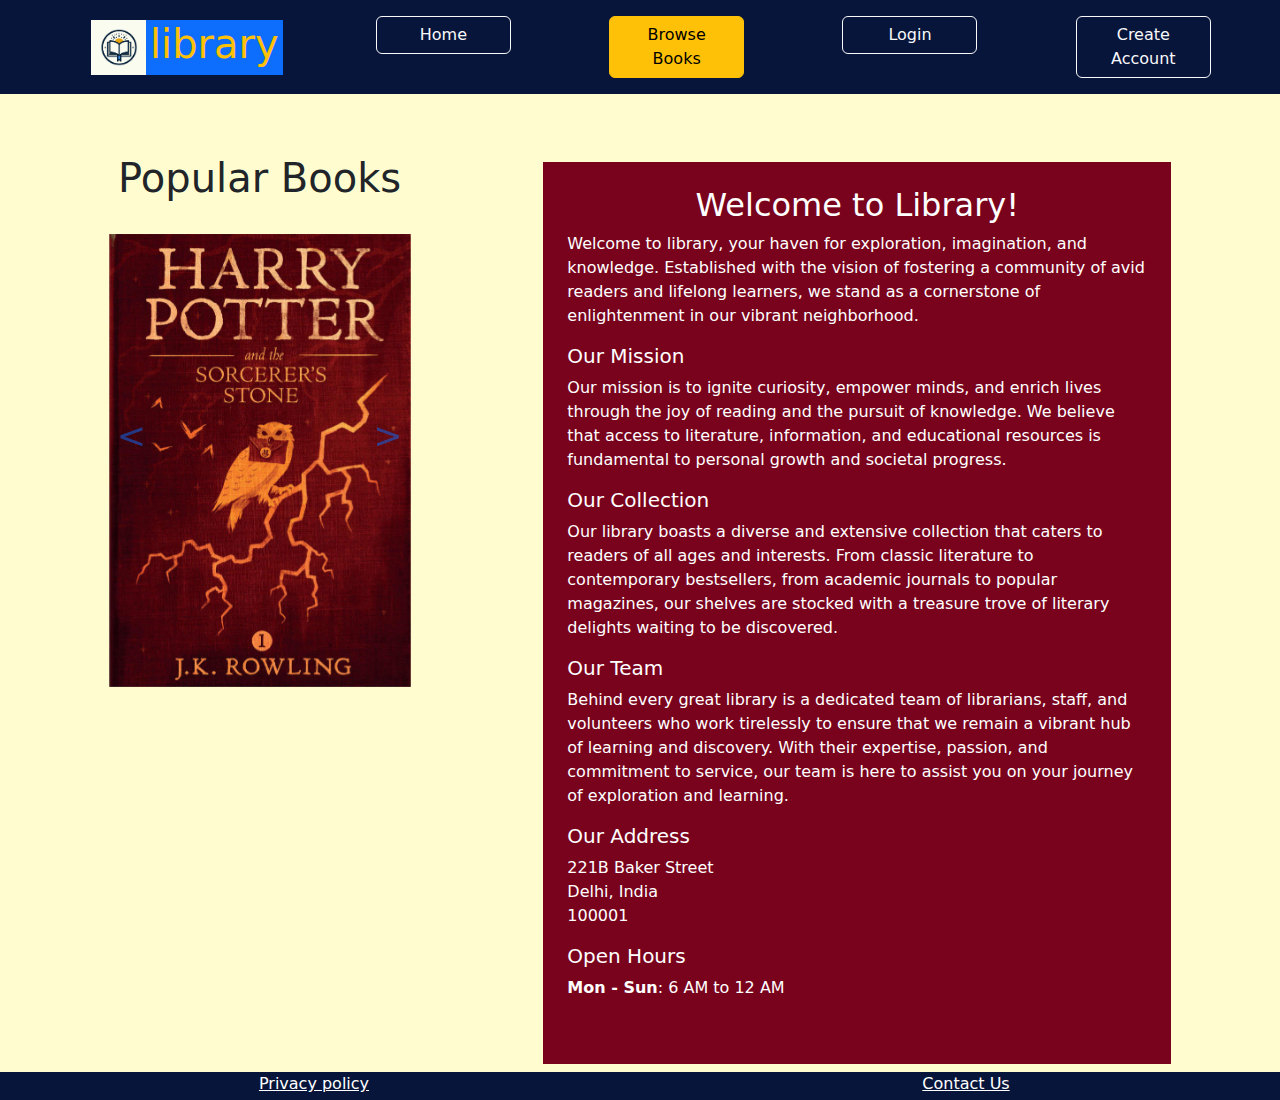
<file: index.html>
<!DOCTYPE html>
<html lang="en">
  <head>
    <meta charset="UTF-8" />
    <meta name="viewport" content="width=device-width, initial-scale=1.0" />
    <link rel="stylesheet" href="bootstrap.min.css" />
    <link
      href="https://cdn.jsdelivr.net/npm/bootstrap@5.3.3/dist/css/bootstrap.min.css"
      rel="stylesheet"
      integrity="sha384-QWTKZyjpPEjISv5WaRU9OFeRpok6YctnYmDr5pNlyT2bRjXh0JMhjY6hW+ALEwIH"
      crossorigin="anonymous"
    />
    <link rel="stylesheet" href="/style.css" />
    <title>My Library</title>
  </head>
  <body>
    <header>
      <nav class="navbar navbar-expand-lg bg-body-tertiary py-0">
        <div class="container-fluid p-3 bg-djblue">
          <button
            class="navbar-toggler bg-white"
            type="button"
            data-bs-toggle="collapse"
            data-bs-target="#navbarSupportedContent"
            aria-controls="navbarSupportedContent"
            aria-expanded="false"
            aria-label="Toggle navigation"
          >
            <span class="navbar-toggler-icon"></span>
          </button>
          <div class="collapse navbar-collapse" id="navbarSupportedContent">
            <div style="width: 299px" class="d-flex flex-row">
              <img
                class="img1 ms-9"
                src="/img/logo.jpg"
                id="logo"
                alt="logo-small"
              />
              <h1 class="d-inline pb-1 px-1 text-warning mb-0 bg-primary">
                library
              </h1>
            </div>
            <div class="ps-5 d-flex justify-content-around w-100" style="">
              <div>
                <a
                  class="navbuttonwidth btn btn-outline-light me-2"
                  href="index.html"
                  >Home</a
                >
              </div>
              <div>
                <a
                  class="navbuttonwidth btn btn-warning me-2"
                  href="bookDisplay.html"
                  >Browse Books</a
                >
              </div>
              <div>
                <a
                  href="login.html"
                  type="button"
                  class="navbuttonwidth nav-item btn btn-outline-light me-2"
                  >Login</a
                >
              </div>
              <div>
                <a
                  href="signup.html"
                  type="button"
                  class="navbuttonwidth nav-item btn btn-outline-light me-2"
                  >Create Account</a
                >
              </div>
            </div>
          </div>
        </div>
      </nav>
    </header>
    <main class="mt-10">
      <div class="container"></div>
      <div class="row">
        <div class="col-1"></div>
        <div class="col-3">
          <h1 class="text-center">Popular Books</h1>
          <br />
          <div id="carouselExample" class="carousel slide">
            <div class="carousel-inner">
              <div class="carousel-item active">
                <a href="books/harryPotter.html">
                  <img
                    src="img/harryPotter.jpg"
                    class="d-block w-100"
                    alt="..."
                  />
                </a>
              </div>
              <div class="carousel-item">
                <a href="books/malgudiDays.html">
                  <img
                    src="img/malgudiDays.jpg"
                    class="d-block w-100"
                    alt="..."
                /></a>
              </div>
              <div class="carousel-item">
                <a href="books/famousFive.html">
                  <img src="img/famousFive.jpg" class="d-block w-100" alt="..."
                /></a>
              </div>
            </div>
            <button
              class="carousel-control-prev"
              type="button"
              data-bs-target="#carouselExample"
              data-bs-slide="prev"
            >
              <span
                class="carousel-control-prev-icon"
                aria-hidden="true"
              ></span>
              <span class="visually-hidden">Previous</span>
            </button>
            <button
              class="carousel-control-next"
              type="button"
              data-bs-target="#carouselExample"
              data-bs-slide="next"
            >
              <span
                class="carousel-control-next-icon"
                aria-hidden="true"
              ></span>
              <span class="visually-hidden">Next</span>
            </button>
          </div>
        </div>
        <div class="col-1"></div>
        <div class="div4 col-6">
          <div class="mt-2 bg-djred text-white container p-4">
            <h2 class="text-center">Welcome to Library!</h2>
            <p>
              Welcome to library, your haven for exploration, imagination, and
              knowledge. Established with the vision of fostering a community of
              avid readers and lifelong learners, we stand as a cornerstone of
              enlightenment in our vibrant neighborhood.
            </p>
            <h5>Our Mission</h5>
            <p>
              Our mission is to ignite curiosity, empower minds, and enrich
              lives through the joy of reading and the pursuit of knowledge. We
              believe that access to literature, information, and educational
              resources is fundamental to personal growth and societal progress.
            </p>
            <h5>Our Collection</h5>
            <p>
              Our library boasts a diverse and extensive collection that caters
              to readers of all ages and interests. From classic literature to
              contemporary bestsellers, from academic journals to popular
              magazines, our shelves are stocked with a treasure trove of
              literary delights waiting to be discovered.
            </p>
            <h5>Our Team</h5>
            <p>
              Behind every great library is a dedicated team of librarians,
              staff, and volunteers who work tirelessly to ensure that we remain
              a vibrant hub of learning and discovery. With their expertise,
              passion, and commitment to service, our team is here to assist you
              on your journey of exploration and learning.
            </p>
            <h5>Our Address</h5>
            <p>
              221B Baker Street
              <br />
              Delhi, India
              <br />
              100001
            </p>
            <h5>Open Hours</h5>
            <p><strong>Mon - Sun</strong>: 6 AM to 12 AM</p>
            <br />
          </div>
        </div>
      </div>
    </main>
    <footer class="bg-djblue text-center mt-2" style="height: 28px">
      <div class="row">
        <div class="col-6">
          <a href="privacyPolicy.html" class="text-center text-white"
            >Privacy policy</a
          >
        </div>
        <div class="col-6">
          <a href="contactUs.html" class="text-center text-white">Contact Us</a>
        </div>
      </div>
    </footer>
    <script
      src="https://cdn.jsdelivr.net/npm/bootstrap@5.3.3/dist/js/bootstrap.bundle.min.js"
      integrity="sha384-YvpcrYf0tY3lHB60NNkmXc5s9fDVZLESaAA55NDzOxhy9GkcIdslK1eN7N6jIeHz"
      crossorigin="anonymous"
    ></script>
  </body>
</html>
</file>
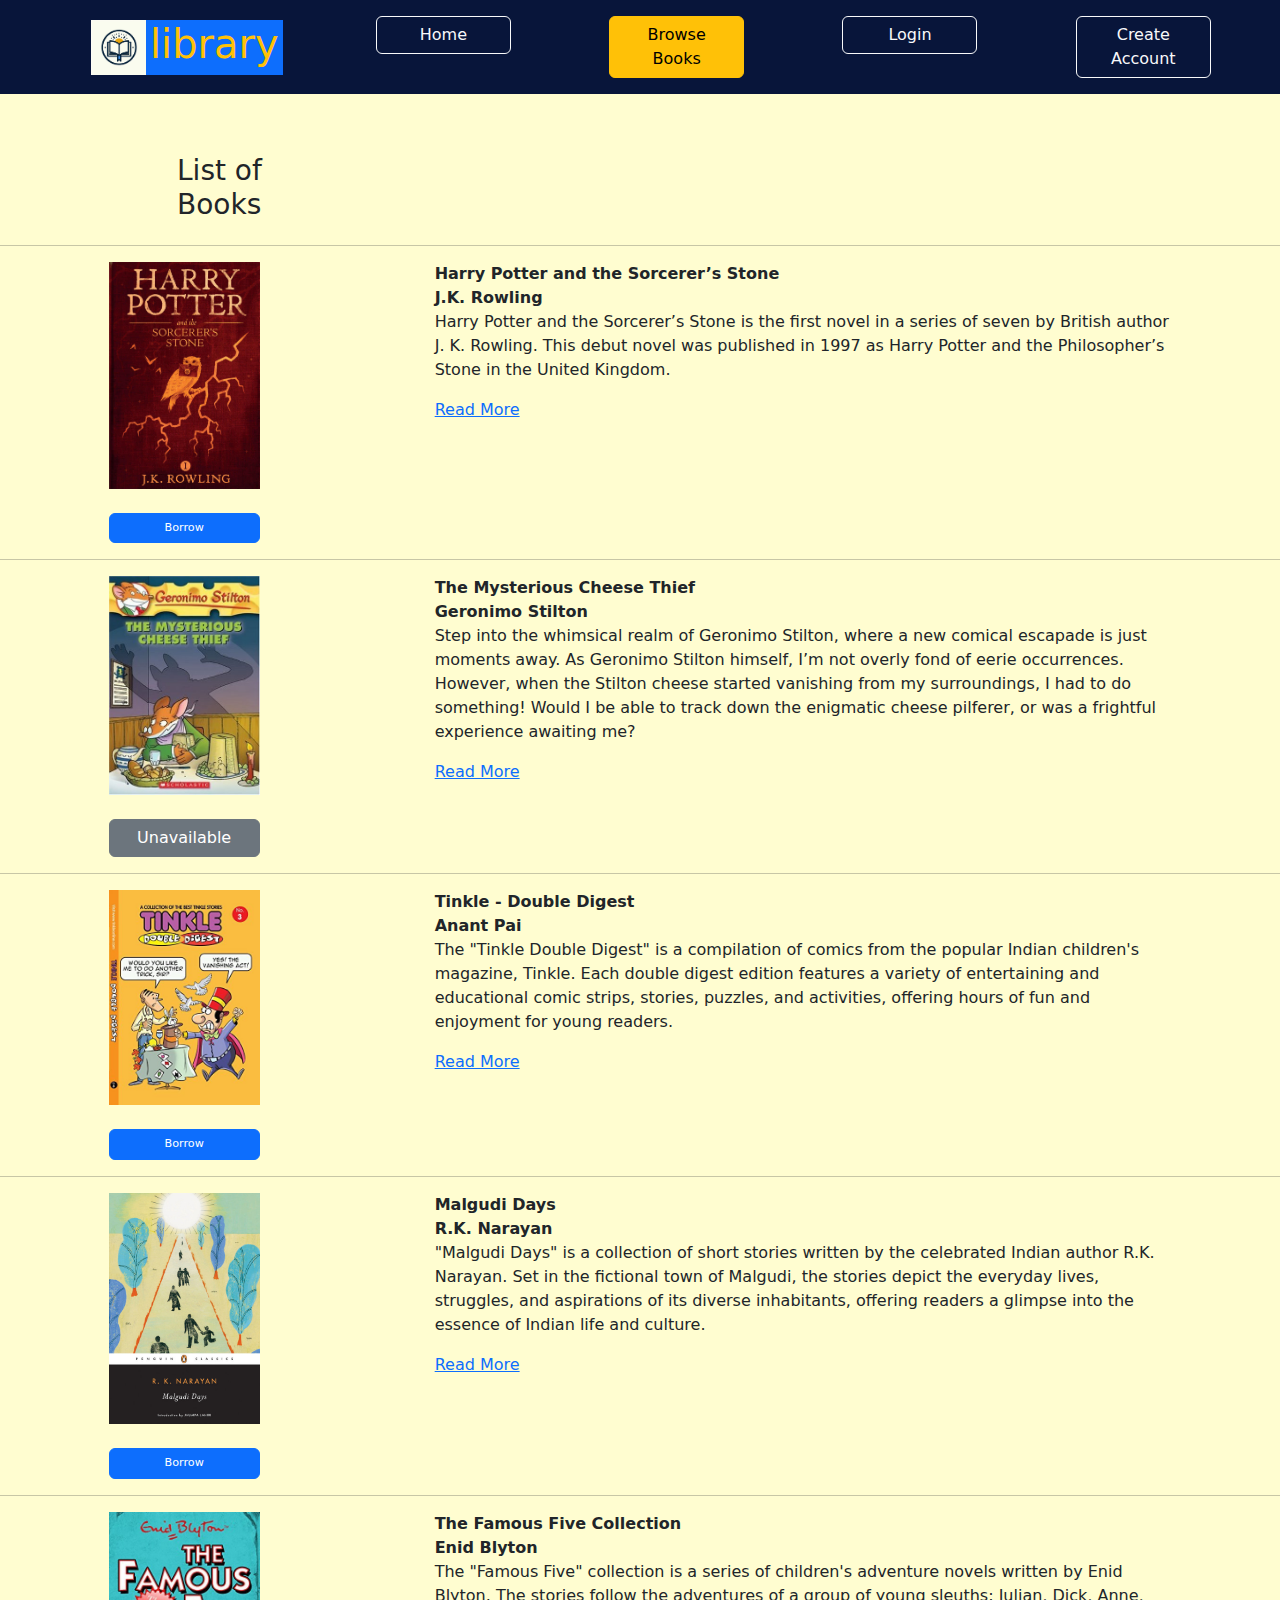
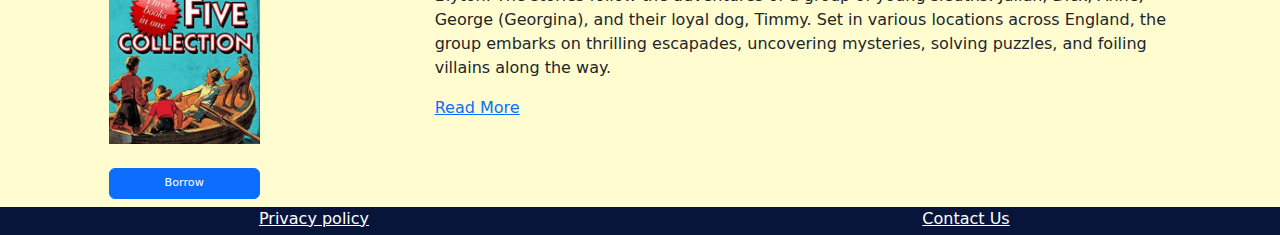
<file: bookDisplay.html>
<!DOCTYPE html>
<html lang="en">
  <head>
    <meta charset="UTF-8" />
    <meta name="viewport" content="width=device-width, initial-scale=1.0" />
    <link rel="stylesheet" href="bootstrap.min.css" />
    <link
      href="https://cdn.jsdelivr.net/npm/bootstrap@5.3.3/dist/css/bootstrap.min.css"
      rel="stylesheet"
      integrity="sha384-QWTKZyjpPEjISv5WaRU9OFeRpok6YctnYmDr5pNlyT2bRjXh0JMhjY6hW+ALEwIH"
      crossorigin="anonymous"
    />
    <link rel="stylesheet" href="/style.css" />
    <title>My Library</title>
  </head>
  <body>
    <header>
      <nav class="navbar navbar-expand-lg bg-body-tertiary py-0">
        <div class="container-fluid p-3 bg-djblue">
          <button
            class="navbar-toggler bg-white"
            type="button"
            data-bs-toggle="collapse"
            data-bs-target="#navbarSupportedContent"
            aria-controls="navbarSupportedContent"
            aria-expanded="false"
            aria-label="Toggle navigation"
          >
            <span class="navbar-toggler-icon"></span>
          </button>
          <div class="collapse navbar-collapse" id="navbarSupportedContent">
            <div style="width: 299px" class="d-flex flex-row">
              <img
                class="img1 ms-9"
                src="/img/logo.jpg"
                id="logo"
                alt="logo-small"
              />
              <h1 class="d-inline pb-1 px-1 text-warning mb-0 bg-primary">
                library
              </h1>
            </div>
            <div class="ps-5 d-flex justify-content-around w-100" style="">
              <div>
                <a
                  class="navbuttonwidth btn btn-outline-light me-2"
                  href="index.html"
                  >Home</a
                >
              </div>
              <div>
                <a
                  class="navbuttonwidth btn btn-warning me-2"
                  href="bookDisplay.html"
                  >Browse Books</a
                >
              </div>
              <div>
                <a
                  href="login.html"
                  type="button"
                  class="navbuttonwidth nav-item btn btn-outline-light me-2"
                  >Login</a
                >
              </div>
              <div>
                <a
                  href="signup.html"
                  type="button"
                  class="navbuttonwidth nav-item btn btn-outline-light me-2"
                  >Create Account</a
                >
              </div>
            </div>
          </div>
        </div>
      </nav>
    </header>
    <main class="mt-10">
      <div class="container">
        <div class="row">
          <div class="col-0 col-xs-0 col-sm-1 col-md-1 col-lg-1"></div>
          <div class="col-2">
            <h3 class="p-0">List of Books</h3>
          </div>
        </div>
      </div>
      <hr />
      <div class="container"></div>
      <div class="row">
        <div class="col-0 col-xs-0 col-sm-1 col-md-1 col-lg-1"></div>
        <div class="col-3 col-xs-2 col-sm-3 col-md-3 col-lg-3">
          <div>
            <img
              class="img1BookDisplay d-none d-sm-block w-50"
              src="img/harryPotter.jpg"
              alt=""
            />
            <br />
            <a href="#" type="button" class="btn btn-primary w-50 text-small"
              >Borrow</a
            >
          </div>
        </div>
        <div class="col-9 col-xs-10 col-sm-8 col-md-7 col-lg-7">
          <p class="p-0 m-0">
            <strong>Harry Potter and the Sorcerer’s Stone </strong>
          </p>
          <p class="p-0 m-0"><strong>J.K. Rowling</strong></p>
          <p>
            Harry Potter and the Sorcerer’s Stone is the first novel in a series
            of seven by British author J. K. Rowling. This debut novel was
            published in 1997 as Harry Potter and the Philosopher’s Stone in the
            United Kingdom.
          </p>
          <a href="/books/harryPotter.html" type="" class="">Read More</a>
        </div>
      </div>
      <hr />
      <div class="row">
        <div class="col-0 col-xs-0 col-sm-1 col-md-1 col-lg-1"></div>
        <div class="col-3 col-xs-3 col-sm-3 col-md-3 col-lg-3">
          <div>
            <img
              class="img1BookDisplay d-none d-sm-block w-50"
              src="img/mysteriousCheeseThief.jpg"
              alt=""
            />
            <br />
            <a href="#" type="button" class="btn btn-secondary w-50"
              >Unavailable</a
            >
          </div>
        </div>
        <div class="col-9 col-xs-9 col-sm-8 col-md-7 col-lg-7">
          <p class="p-0 m-0">
            <strong>The Mysterious Cheese Thief</strong>
          </p>
          <p class="p-0 m-0"><strong>Geronimo Stilton</strong></p>
          <p>
            Step into the whimsical realm of Geronimo Stilton, where a new
            comical escapade is just moments away. As Geronimo Stilton himself,
            I’m not overly fond of eerie occurrences. However, when the Stilton
            cheese started vanishing from my surroundings, I had to do
            something! Would I be able to track down the enigmatic cheese
            pilferer, or was a frightful experience awaiting me?
          </p>
          <a href="books/mysteriousCheeseThief.html" type="" class=""
            >Read More</a
          >
        </div>
      </div>

      <hr />
      <div class="row">
        <div class="col-0 col-xs-0 col-sm-1 col-md-1 col-lg-1"></div>
        <div class="col-3 col-xs-3 col-sm-3 col-md-3 col-lg-3">
          <div>
            <img
              class="img1BookDisplay d-none d-sm-block w-50"
              src="img/tinkle.jpg"
              alt=""
            />
            <br />
            <a href="#" type="button" class="btn btn-primary w-50 text-small">Borrow</a>
          </div>
        </div>
        <div class="col-9 col-xs-9 col-sm-8 col-md-7 col-lg-7">
          <p class="p-0 m-0">
            <strong>Tinkle - Double Digest</strong>
          </p>
          <p class="p-0 m-0"><strong>Anant Pai</strong></p>
          <p>
            The "Tinkle Double Digest" is a compilation of comics from the
            popular Indian children's magazine, Tinkle. Each double digest
            edition features a variety of entertaining and educational comic
            strips, stories, puzzles, and activities, offering hours of fun and
            enjoyment for young readers.
          </p>
          <a href="/books/tinkleDigest.html" type="" class="">Read More</a>
        </div>
      </div>
      <hr />

      <div class="row">
        <div class="col-0 col-xs-0 col-sm-1 col-md-1 col-lg-1"></div>
        <div class="col-3 col-xs-3 col-sm-3 col-md-3 col-lg-3">
          <div>
            <img
              class="img1BookDisplay d-none d-sm-block w-50"
              src="img/malgudiDays.jpg"
              alt=""
            />
            <br />
            <a href="#" type="button" class="btn btn-primary w-50 text-small">Borrow</a>
          </div>
        </div>
        <div class="col-9 col-xs-9 col-sm-8 col-md-7 col-lg-7">
          <p class="p-0 m-0">
            <strong>Malgudi Days</strong>
          </p>
          <p class="p-0 m-0"><strong>R.K. Narayan</strong></p>
          <p>
            "Malgudi Days" is a collection of short stories written by the
            celebrated Indian author R.K. Narayan. Set in the fictional town of
            Malgudi, the stories depict the everyday lives, struggles, and
            aspirations of its diverse inhabitants, offering readers a glimpse
            into the essence of Indian life and culture.
          </p>
          <a href="books/malgudiDays.html" type="" class="">Read More</a>
        </div>
      </div>

      <hr />

      <div class="row">
        <div class="col-0 col-xs-0 col-sm-1 col-md-1 col-lg-1"></div>
        <div class="col-3 col-xs-3 col-sm-3 col-md-3 col-lg-3">
          <div>
            <img
              class="img1BookDisplay d-none d-sm-block w-50"
              src="img/famousFive.jpg"
              alt=""
            />
            <br />
            <a href="#" type="button" class="btn btn-primary w-50 text-small">Borrow</a>
          </div>
        </div>
        <div class="col-9 col-xs-9 col-sm-8 col-md-7 col-lg-7">
          <p class="p-0 m-0">
            <strong>The Famous Five Collection</strong>
          </p>
          <p class="p-0 m-0"><strong>Enid Blyton</strong></p>
          <p>
            The "Famous Five" collection is a series of children's adventure
            novels written by Enid Blyton. The stories follow the adventures of
            a group of young sleuths: Julian, Dick, Anne, George (Georgina), and
            their loyal dog, Timmy. Set in various locations across England, the
            group embarks on thrilling escapades, uncovering mysteries, solving
            puzzles, and foiling villains along the way.
          </p>
          <a href="books/famousFive.html" type="" class="">Read More</a>
        </div>
      </div>
    </main>
    <footer class="bg-djblue text-center mt-2" style="height: 28px">
      <div class="row">
        <div class="col-6">
          <a href="privacyPolicy.html" class="text-center text-white"
            >Privacy policy</a
          >
        </div>
        <div class="col-6">
          <a href="contactUs.html" class="text-center text-white">Contact Us</a>
        </div>
      </div>
    </footer>
    <script
      src="https://cdn.jsdelivr.net/npm/bootstrap@5.3.3/dist/js/bootstrap.bundle.min.js"
      integrity="sha384-YvpcrYf0tY3lHB60NNkmXc5s9fDVZLESaAA55NDzOxhy9GkcIdslK1eN7N6jIeHz"
      crossorigin="anonymous"
    ></script>
  </body>
</html>
</file>
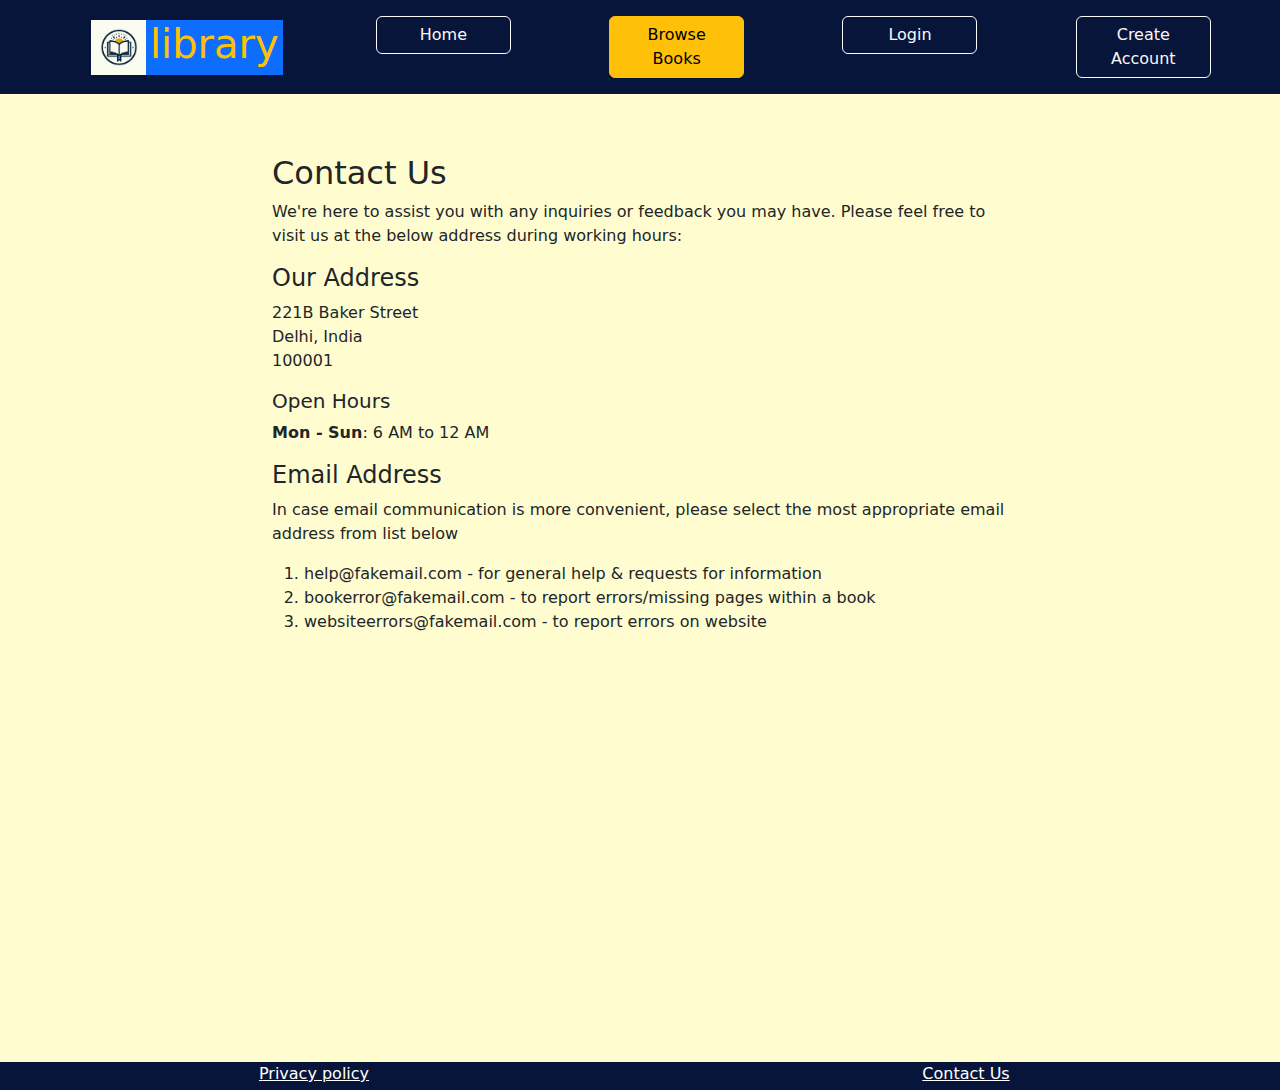
<file: contactUs.html>
<!DOCTYPE html>
<html lang="en">
  <head>
    <meta charset="UTF-8" />
    <meta name="viewport" content="width=device-width, initial-scale=1.0" />
    <link
      href="https://cdn.jsdelivr.net/npm/bootstrap@5.3.3/dist/css/bootstrap.min.css"
      rel="stylesheet"
      integrity="sha384-QWTKZyjpPEjISv5WaRU9OFeRpok6YctnYmDr5pNlyT2bRjXh0JMhjY6hW+ALEwIH"
      crossorigin="anonymous"
    />
    <link rel="stylesheet" href="/style.css" />
    <title>Document</title>
  </head>
  <body>
    <header>
      <nav class="navbar navbar-expand-lg bg-body-tertiary py-0">
        <div class="container-fluid p-3 bg-djblue">
          <button
            class="navbar-toggler bg-white"
            type="button"
            data-bs-toggle="collapse"
            data-bs-target="#navbarSupportedContent"
            aria-controls="navbarSupportedContent"
            aria-expanded="false"
            aria-label="Toggle navigation"
          >
            <span class="navbar-toggler-icon"></span>
          </button>
          <div class="collapse navbar-collapse" id="navbarSupportedContent">
            <div style="width: 299px" class="d-flex flex-row">
              <img
                class="img1 ms-9"
                src="/img/logo.jpg"
                id="logo"
                alt="logo-small"
              />
              <h1 class="d-inline pb-1 px-1 text-warning mb-0 bg-primary">
                library
              </h1>
            </div>
            <div class="ps-5 d-flex justify-content-around w-100" style="">
              <div>
                <a
                  class="navbuttonwidth btn btn-outline-light me-2"
                  href="index.html"
                  >Home</a
                >
              </div>
              <div>
                <a
                  class="navbuttonwidth btn btn-warning me-2"
                  href="bookDisplay.html"
                  >Browse Books</a
                >
              </div>
              <div>
                <a
                  href="login.html"
                  type="button"
                  class="navbuttonwidth nav-item btn btn-outline-light me-2"
                  >Login</a
                >
              </div>
              <div>
                <a
                  href="signup.html"
                  type="button"
                  class="navbuttonwidth nav-item btn btn-outline-light me-2"
                  >Create Account</a
                >
              </div>
            </div>
          </div>
        </div>
      </nav>
    </header>
    <main class="vh-100">
      <div class="container">
        <div class="row">
          <div class="col-2"></div>
          <div class="col-8">
            <h2>Contact Us</h2>
            <p>
              We're here to assist you with any inquiries or feedback you may
              have. Please feel free to visit us at the below address during
              working hours:
            </p>
            <h4>Our Address</h4>
            <p>
              221B Baker Street
              <br />
              Delhi, India
              <br />
              100001
            </p>
            <h5>Open Hours</h5>
            <p><strong>Mon - Sun</strong>: 6 AM to 12 AM</p>

            <h4>Email Address</h4>
            <p>
              In case email communication is more convenient, please select the
              most appropriate email address from list below
            </p>
            <ol>
              <li>
                help@fakemail.com - for general help & requests for information
              </li>
              <li>
                bookerror@fakemail.com - to report errors/missing pages within a
                book
              </li>
              <li>websiteerrors@fakemail.com - to report errors on website</li>
            </ol>
            <br />
          </div>
          <div class="col-2"></div>
        </div>
      </div>
    </main>
    <footer class="bg-djblue text-center mt-2" style="height: 28px">
      <div class="row">
        <div class="col-6">
          <a href="privacyPolicy.html" class="text-center text-white"
            >Privacy policy</a
          >
        </div>
        <div class="col-6">
          <a href="contactUs.html" class="text-center text-white">Contact Us</a>
        </div>
      </div>
    </footer>
    <script
      src="https://cdn.jsdelivr.net/npm/bootstrap@5.3.3/dist/js/bootstrap.bundle.min.js"
      integrity="sha384-YvpcrYf0tY3lHB60NNkmXc5s9fDVZLESaAA55NDzOxhy9GkcIdslK1eN7N6jIeHz"
      crossorigin="anonymous"
    ></script>
  </body>
</html>
</file>
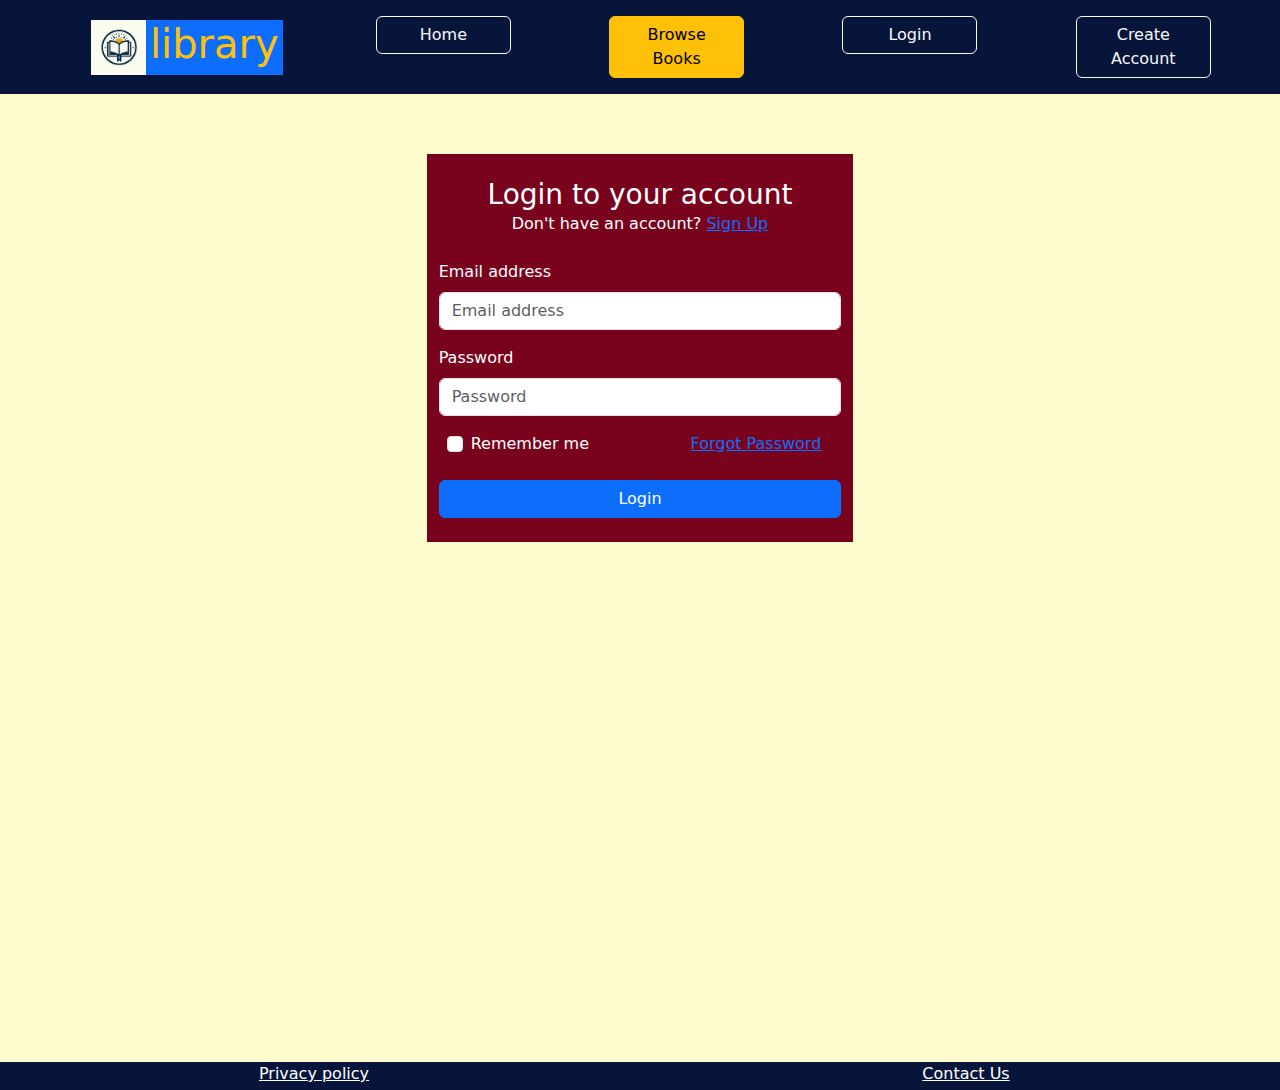
<file: login.html>
<!DOCTYPE html>
<html lang="en">
  <head>
    <meta charset="UTF-8" />
    <meta name="viewport" content="width=device-width, initial-scale=1.0" />
    <link rel="stylesheet" href="bootstrap.min.css" />
    <link rel="stylesheet" href="/style.css" />
    <title>Document</title>
  </head>
  <body>
    <header>
      <nav class="navbar navbar-expand-lg bg-body-tertiary py-0">
        <div class="container-fluid p-3 bg-djblue">
          <button
            class="navbar-toggler bg-white"
            type="button"
            data-bs-toggle="collapse"
            data-bs-target="#navbarSupportedContent"
            aria-controls="navbarSupportedContent"
            aria-expanded="false"
            aria-label="Toggle navigation"
          >
            <span class="navbar-toggler-icon"></span>
          </button>
          <div class="collapse navbar-collapse" id="navbarSupportedContent">
            <div style="width: 299px" class="d-flex flex-row">
              <img
                class="img1 ms-9"
                src="/img/logo.jpg"
                id="logo"
                alt="logo-small"
              />
              <h1 class="d-inline pb-1 px-1 text-warning mb-0 bg-primary">
                library
              </h1>
            </div>
            <div class="ps-5 d-flex justify-content-around w-100" style="">
              <div>
                <a
                  class="navbuttonwidth btn btn-outline-light me-2"
                  href="index.html"
                  >Home</a
                >
              </div>
              <div>
                <a
                  class="navbuttonwidth btn btn-warning me-2"
                  href="bookDisplay.html"
                  >Browse Books</a
                >
              </div>
              <div>
                <a
                  href="login.html"
                  type="button"
                  class="navbuttonwidth nav-item btn btn-outline-light me-2"
                  >Login</a
                >
              </div>
              <div>
                <a
                  href="signup.html"
                  type="button"
                  class="navbuttonwidth nav-item btn btn-outline-light me-2"
                  >Create Account</a
                >
              </div>
            </div>
          </div>
        </div>
      </nav>
    </header>

    <main class="vh-100">
      <div class="mt-5 bg-djred text-white container col-4 py-4">
        <form>
          <h3 class="text-center mb-0">Login to your account</h3>
          <p class="text-center mb-0">
            Don't have an account?
            <a href="signupDone.html">Sign Up</a>
          </p>
          <br />
          <div class="mb-3">
            <label for="exampleInputEmail1" class="form-label"
              >Email address</label
            >
            <input
              type="email"
              class="form-control"
              id="exampleInputEmail1"
              aria-describedby="emailHelp"
              placeholder="Email address"
              required
            />
          </div>
          <div class="mb-3">
            <label for="exampleInputPassword1" class="form-label"
              >Password</label
            >
            <input
              type="password"
              class="form-control"
              id="exampleInputPassword1"
              placeholder="Password"
              required
            />
          </div>
          <div class="m-2 row d-flex">
            <div class="mb-3 form-check col-12 col-lg-6">
              <input
                type="checkbox"
                class="form-check-input"
                id="exampleCheck1"
              />
              <label class="form-check-label" for="exampleCheck1"
                >Remember me
              </label>
            </div>

            <div
              class="ps-0 mb-3 form-check col-12 col-lg-6 col-xl-6 text-start text-lg-end"
            >
              <a class="" href="#">Forgot Password</a>
            </div>
          </div>

          <button type="submit" class="btn btn-primary w-100">Login</button>
        </form>
      </div>
    </main>
    <footer class="bg-djblue text-center mt-2" style="height: 28px">
      <div class="row">
        <div class="col-6">
          <a href="privacyPolicy.html" class="text-center text-white"
            >Privacy policy</a
          >
        </div>
        <div class="col-6">
          <a href="contactUs.html" class="text-center text-white">Contact Us</a>
        </div>
      </div>
      <div class=""></div>
    </footer>
    <script
      src="https://cdn.jsdelivr.net/npm/bootstrap@5.3.3/dist/js/bootstrap.bundle.min.js"
      integrity="sha384-YvpcrYf0tY3lHB60NNkmXc5s9fDVZLESaAA55NDzOxhy9GkcIdslK1eN7N6jIeHz"
      crossorigin="anonymous"
    ></script>
  </body>
</html>
</file>
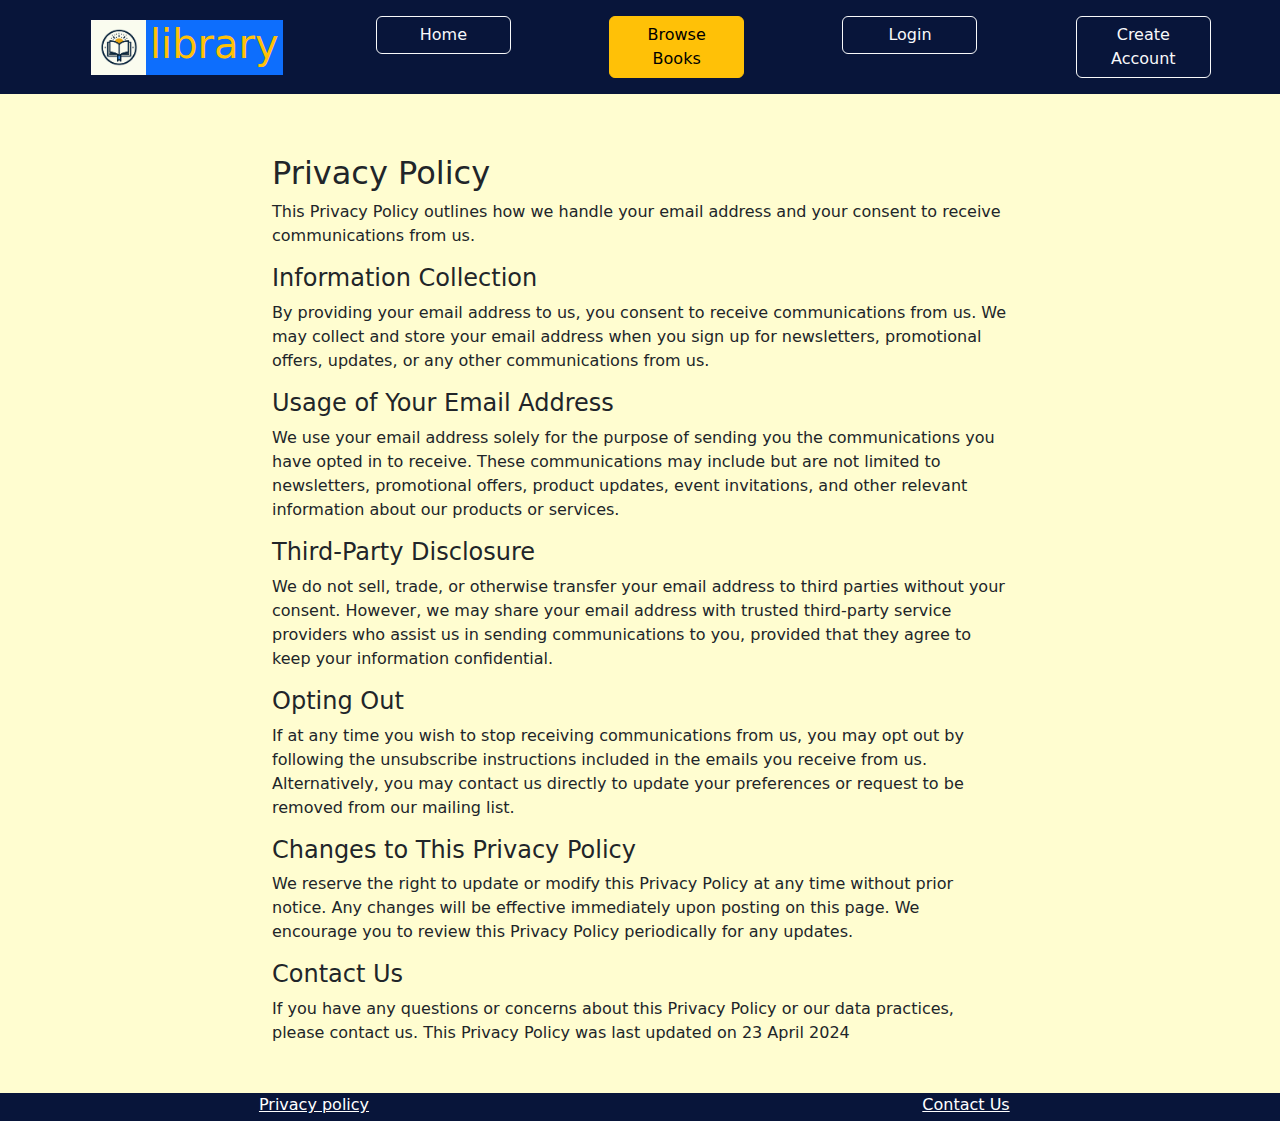
<file: privacyPolicy.html>
<!DOCTYPE html>
<html lang="en">
  <head>
    <meta charset="UTF-8" />
    <meta name="viewport" content="width=device-width, initial-scale=1.0" />
    <link
      href="https://cdn.jsdelivr.net/npm/bootstrap@5.3.3/dist/css/bootstrap.min.css"
      rel="stylesheet"
      integrity="sha384-QWTKZyjpPEjISv5WaRU9OFeRpok6YctnYmDr5pNlyT2bRjXh0JMhjY6hW+ALEwIH"
      crossorigin="anonymous"
    />
    <link rel="stylesheet" href="/style.css" />
    <title>Document</title>
  </head>
  <body>
    <header>
      <nav class="navbar navbar-expand-lg bg-body-tertiary py-0">
        <div class="container-fluid p-3 bg-djblue">
          <button
            class="navbar-toggler bg-white"
            type="button"
            data-bs-toggle="collapse"
            data-bs-target="#navbarSupportedContent"
            aria-controls="navbarSupportedContent"
            aria-expanded="false"
            aria-label="Toggle navigation"
          >
            <span class="navbar-toggler-icon"></span>
          </button>
          <div class="collapse navbar-collapse" id="navbarSupportedContent">
            <div style="width: 299px" class="d-flex flex-row">
              <img
                class="img1 ms-9"
                src="/img/logo.jpg"
                id="logo"
                alt="logo-small"
              />
              <h1 class="d-inline pb-1 px-1 text-warning mb-0 bg-primary">
                library
              </h1>
            </div>
            <div class="ps-5 d-flex justify-content-around w-100" style="">
              <div>
                <a
                  class="navbuttonwidth btn btn-outline-light me-2"
                  href="index.html"
                  >Home</a
                >
              </div>
              <div>
                <a
                  class="navbuttonwidth btn btn-warning me-2"
                  href="bookDisplay.html"
                  >Browse Books</a
                >
              </div>
              <div>
                <a
                  href="login.html"
                  type="button"
                  class="navbuttonwidth nav-item btn btn-outline-light me-2"
                  >Login</a
                >
              </div>
              <div>
                <a
                  href="signup.html"
                  type="button"
                  class="navbuttonwidth nav-item btn btn-outline-light me-2"
                  >Create Account</a
                >
              </div>
            </div>
          </div>
        </div>
      </nav>
    </header>
    <main>
      <div class="container">
        <div class="row">
          <div class="col-2"></div>
          <div class="col-8">
            <h2>Privacy Policy</h2>
            <p>
              This Privacy Policy outlines how we handle your email address and
              your consent to receive communications from us.
            </p>
            <h4>Information Collection</h4>
            <p>
              By providing your email address to us, you consent to receive
              communications from us. We may collect and store your email
              address when you sign up for newsletters, promotional offers,
              updates, or any other communications from us.
            </p>

            <h4>Usage of Your Email Address</h4>
            <p>
              We use your email address solely for the purpose of sending you
              the communications you have opted in to receive. These
              communications may include but are not limited to newsletters,
              promotional offers, product updates, event invitations, and other
              relevant information about our products or services.
            </p>
            <h4>Third-Party Disclosure</h4>
            <p>
              We do not sell, trade, or otherwise transfer your email address to
              third parties without your consent. However, we may share your
              email address with trusted third-party service providers who
              assist us in sending communications to you, provided that they
              agree to keep your information confidential.
            </p>
            <h4>Opting Out</h4>
            <p>
              If at any time you wish to stop receiving communications from us,
              you may opt out by following the unsubscribe instructions included
              in the emails you receive from us. Alternatively, you may contact
              us directly to update your preferences or request to be removed
              from our mailing list.
            </p>
            <h4>Changes to This Privacy Policy</h4>
            <p>
              We reserve the right to update or modify this Privacy Policy at
              any time without prior notice. Any changes will be effective
              immediately upon posting on this page. We encourage you to review
              this Privacy Policy periodically for any updates.
            </p>
            <h4>Contact Us</h4>
            <p>
              If you have any questions or concerns about this Privacy Policy or
              our data practices, please contact us. This Privacy Policy was
              last updated on 23 April 2024
            </p>
            <br />
          </div>
          <div class="col-2"></div>
        </div>
      </div>
    </main>
    <footer class="bg-djblue text-center mt-2" style="height: 28px">
      <div class="row">
        <div class="col-6">
          <a href="privacyPolicy.html" class="text-center text-white"
            >Privacy policy</a
          >
        </div>
        <div class="col-6">
          <a href="contactUs.html" class="text-center text-white">Contact Us</a>
        </div>
      </div>
    </footer>
    <script
      src="https://cdn.jsdelivr.net/npm/bootstrap@5.3.3/dist/js/bootstrap.bundle.min.js"
      integrity="sha384-YvpcrYf0tY3lHB60NNkmXc5s9fDVZLESaAA55NDzOxhy9GkcIdslK1eN7N6jIeHz"
      crossorigin="anonymous"
    ></script>
  </body>
</html>
</file>
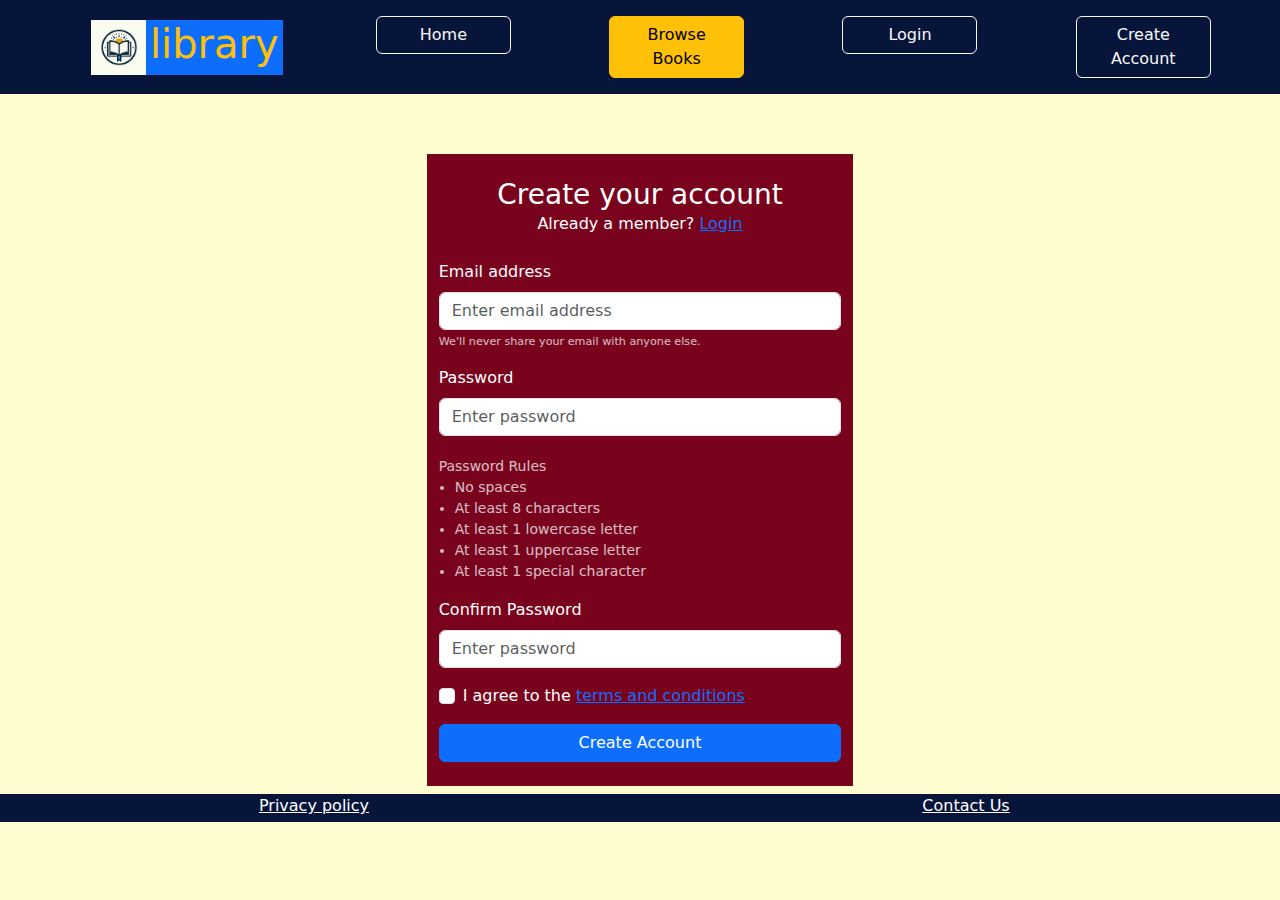
<file: signup.html>
<!DOCTYPE html>
<html lang="en">
  <head>
    <meta charset="UTF-8" />
    <meta name="viewport" content="width=device-width, initial-scale=1.0" />
    <link rel="stylesheet" href="bootstrap.min.css" />
    <link rel="stylesheet" href="/style.css" />
    <title>Document</title>
  </head>
  <body>
    <header>
      <nav class="navbar navbar-expand-lg bg-body-tertiary py-0">
        <div class="container-fluid p-3 bg-djblue">
          <button
            class="navbar-toggler bg-white"
            type="button"
            data-bs-toggle="collapse"
            data-bs-target="#navbarSupportedContent"
            aria-controls="navbarSupportedContent"
            aria-expanded="false"
            aria-label="Toggle navigation"
          >
            <span class="navbar-toggler-icon"></span>
          </button>
          <div class="collapse navbar-collapse" id="navbarSupportedContent">
            <div style="width: 299px" class="d-flex flex-row">
              <img
                class="img1 ms-9"
                src="/img/logo.jpg"
                id="logo"
                alt="logo-small"
              />
              <h1 class="d-inline pb-1 px-1 text-warning mb-0 bg-primary">
                library
              </h1>
            </div>
            <div class="ps-5 d-flex justify-content-around w-100" style="">
              <div>
                <a
                  class="navbuttonwidth btn btn-outline-light me-2"
                  href="index.html"
                  >Home</a
                >
              </div>
              <div>
                <a
                  class="navbuttonwidth btn btn-warning me-2"
                  href="bookDisplay.html"
                  >Browse Books</a
                >
              </div>
              <div>
                <a
                  href="login.html"
                  type="button"
                  class="navbuttonwidth nav-item btn btn-outline-light me-2"
                  >Login</a
                >
              </div>
              <div>
                <a
                  href="signup.html"
                  type="button"
                  class="navbuttonwidth nav-item btn btn-outline-light me-2"
                  >Create Account</a
                >
              </div>
            </div>
          </div>
        </div>
      </nav>
    </header>
    <main>
      <div class="mt-5 bg-djred text-white container col-4 py-4">
        <form>
          <h3 class="text-center mb-0">Create your account</h3>
          <p class="text-center mb-0">
            Already a member?
            <a href="/login.html">Login</a>
          </p>
          <br />
          <div class="mb-3">
            <label for="exampleInputEmail1" class="form-label"
              >Email address</label
            >
            <input
              type="email"
              class="form-control"
              id="exampleInputEmail1"
              aria-describedby="emailHelp"
              placeholder="Enter email address"
              required
            />
            <div
              id="emailHelp"
              class="form-text text-light opacity-75 text-small"
            >
              We'll never share your email with anyone else.
            </div>
          </div>
          <div class="mb-3">
            <label for="exampleInputPassword1" class="form-label"
              >Password</label
            >
            <input
              type="password"
              class="form-control"
              id="exampleInputPassword1"
              placeholder="Enter password"
              required
            />
            <div id="emailHelp" class="form-text text-light opacity-75">
              <p class="my-0 pb-0 pt-3">Password Rules</p>
              <ul class="my-0 py-0 ps-3">
                <li>No spaces</li>
                <li>At least 8 characters</li>
                <li>At least 1 lowercase letter</li>
                <li>At least 1 uppercase letter</li>
                <li>At least 1 special character</li>
              </ul>
            </div>
          </div>
          <div class="mb-3">
            <label for="exampleInputPassword1" class="form-label"
              >Confirm Password</label
            >
            <input
              type="password"
              class="form-control"
              id="exampleInputPassword2"
              placeholder="Enter password"
              required
            />
          </div>
          <div class="mb-3 form-check">
            <input
              type="checkbox"
              class="form-check-input"
              id="exampleCheck1"
              required
            />
            <label class="form-check-label" for="exampleCheck1"
              >I agree to the <a href="#">terms and conditions</a>
            </label>
          </div>
          <button type="submit" class="btn btn-primary w-100">
            Create Account
          </button>
        </form>
      </div>
    </main>
    <footer class="bg-djblue text-center mt-2" style="height: 28px">
      <div class="row">
        <div class="col-6">
          <a href="privacyPolicy.html" class="text-center text-white"
            >Privacy policy</a
          >
        </div>
        <div class="col-6">
          <a href="contactUs.html" class="text-center text-white">Contact Us</a>
        </div>
      </div>
    </footer>
    <script
      src="https://cdn.jsdelivr.net/npm/bootstrap@5.3.3/dist/js/bootstrap.bundle.min.js"
      integrity="sha384-YvpcrYf0tY3lHB60NNkmXc5s9fDVZLESaAA55NDzOxhy9GkcIdslK1eN7N6jIeHz"
      crossorigin="anonymous"
    ></script>
  </body>
</html>
</file>
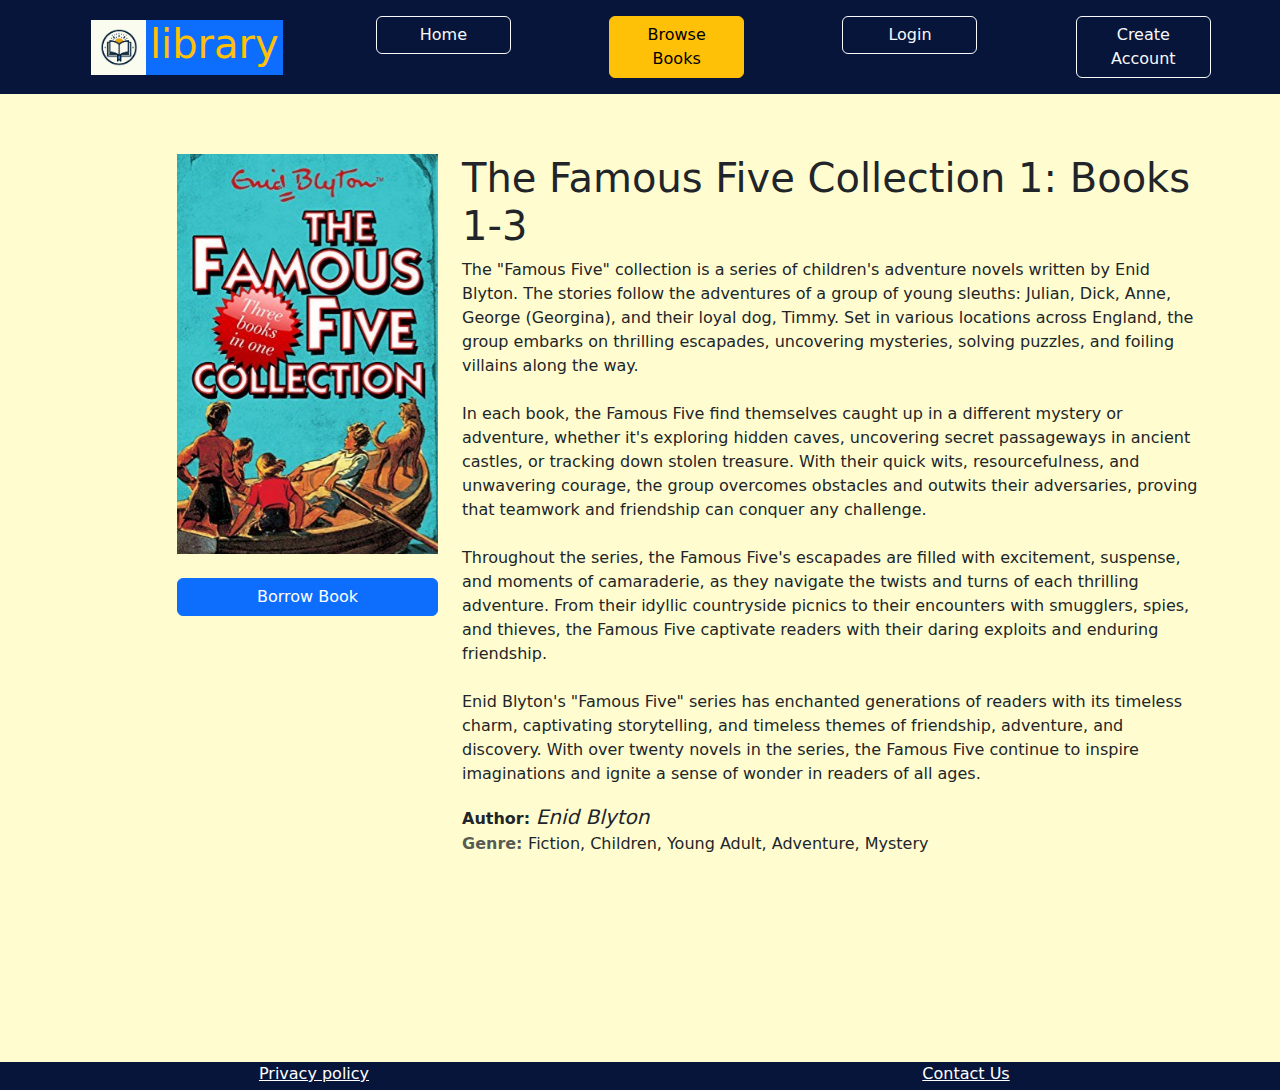
<file: books/famousFive.html>
<!DOCTYPE html>
<html lang="en">
  <head>
    <meta charset="UTF-8" />
    <meta name="viewport" content="width=device-width, initial-scale=1.0" />
    <link
      href="https://cdn.jsdelivr.net/npm/bootstrap@5.3.3/dist/css/bootstrap.min.css"
      rel="stylesheet"
      integrity="sha384-QWTKZyjpPEjISv5WaRU9OFeRpok6YctnYmDr5pNlyT2bRjXh0JMhjY6hW+ALEwIH"
      crossorigin="anonymous"
    />
    <link rel="stylesheet" href="/style.css" />
    <title>Document</title>
  </head>
  <body>
    <header>
      <nav class="navbar navbar-expand-lg bg-body-tertiary py-0">
        <div class="container-fluid p-3 bg-djblue">
          <button
            class="navbar-toggler bg-white"
            type="button"
            data-bs-toggle="collapse"
            data-bs-target="#navbarSupportedContent"
            aria-controls="navbarSupportedContent"
            aria-expanded="false"
            aria-label="Toggle navigation"
          >
            <span class="navbar-toggler-icon"></span>
          </button>
          <div class="collapse navbar-collapse" id="navbarSupportedContent">
            <div style="width: 299px" class="d-flex flex-row">
              <img
                class="img1 ms-9"
                src="/img/logo.jpg"
                id="logo"
                alt="logo-small"
              />
              <h1 class="d-inline pb-1 px-1 text-warning mb-0 bg-primary">
                library
              </h1>
            </div>
            <div class="ps-5 d-flex justify-content-around w-100" style="">
              <div>
                <a
                  class="navbuttonwidth btn btn-outline-light me-2"
                  href="../index.html"
                  >Home</a
                >
              </div>
              <div>
                <a
                  class="navbuttonwidth btn btn-warning me-2"
                  href="../bookDisplay.html"
                  >Browse Books</a
                >
              </div>
              <div>
                <a
                  href="../login.html"
                  type="button"
                  class="navbuttonwidth nav-item btn btn-outline-light me-2"
                  >Login</a
                >
              </div>
              <div>
                <a
                  href="../signup.html"
                  type="button"
                  class="navbuttonwidth nav-item btn btn-outline-light me-2"
                  >Create Account</a
                >
              </div>
            </div>
          </div>
        </div>
      </nav>
    </header>
    <main class="vh-100">
      <div class="container">
        <div class="row">
          <div class="col-1"></div>
          <div class="col-3">
            <div id="carouselExample" class="carousel slide">
              <div class="carousel-inner">
                <div class="carousel-item active">
                  <img
                    src="/img/famousFive.jpg"
                    class="d-block w-100"
                    alt="..."
                  />
                </div>
              </div>
              <br />
              <div>
                <a href="#" type="button" class="btn btn-primary me-2 w-100"
                  >Borrow Book</a
                >
              </div>
            </div>
          </div>
          <div class="col-8">
            <h1>The Famous Five Collection 1: Books 1-3</h1>
            <p>
              The "Famous Five" collection is a series of children's adventure
              novels written by Enid Blyton. The stories follow the adventures
              of a group of young sleuths: Julian, Dick, Anne, George
              (Georgina), and their loyal dog, Timmy. Set in various locations
              across England, the group embarks on thrilling escapades,
              uncovering mysteries, solving puzzles, and foiling villains along
              the way.
              <br />
              <br />
              In each book, the Famous Five find themselves caught up in a
              different mystery or adventure, whether it's exploring hidden
              caves, uncovering secret passageways in ancient castles, or
              tracking down stolen treasure. With their quick wits,
              resourcefulness, and unwavering courage, the group overcomes
              obstacles and outwits their adversaries, proving that teamwork and
              friendship can conquer any challenge.
              <br />
              <br />
              Throughout the series, the Famous Five's escapades are filled with
              excitement, suspense, and moments of camaraderie, as they navigate
              the twists and turns of each thrilling adventure. From their
              idyllic countryside picnics to their encounters with smugglers,
              spies, and thieves, the Famous Five captivate readers with their
              daring exploits and enduring friendship.
              <br />
              <br />
              Enid Blyton's "Famous Five" series has enchanted generations of
              readers with its timeless charm, captivating storytelling, and
              timeless themes of friendship, adventure, and discovery. With over
              twenty novels in the series, the Famous Five continue to inspire
              imaginations and ignite a sense of wonder in readers of all ages.
            </p>
            <span><strong>Author: </strong></span
            ><span class="fs-5"><em>Enid Blyton</em></span>
            <br />
            <span class="text-muted"><strong>Genre: </strong></span
            ><span class="fs-6"
              >Fiction, Children, Young Adult, Adventure, Mystery</span
            >
          </div>
        </div>
      </div>
    </main>
    <footer class="bg-djblue text-center mt-2" style="height: 28px">
      <div class="row">
        <div class="col-6">
          <a href="../privacyPolicy.html" class="text-center text-white"
            >Privacy policy</a
          >
        </div>
        <div class="col-6">
          <a href="../contactUs.html" class="text-center text-white"
            >Contact Us</a
          >
        </div>
      </div>
      <div class=""></div>
    </footer>
    <script
      src="https://cdn.jsdelivr.net/npm/bootstrap@5.3.3/dist/js/bootstrap.bundle.min.js"
      integrity="sha384-YvpcrYf0tY3lHB60NNkmXc5s9fDVZLESaAA55NDzOxhy9GkcIdslK1eN7N6jIeHz"
      crossorigin="anonymous"
    ></script>
  </body>
</html>
</file>
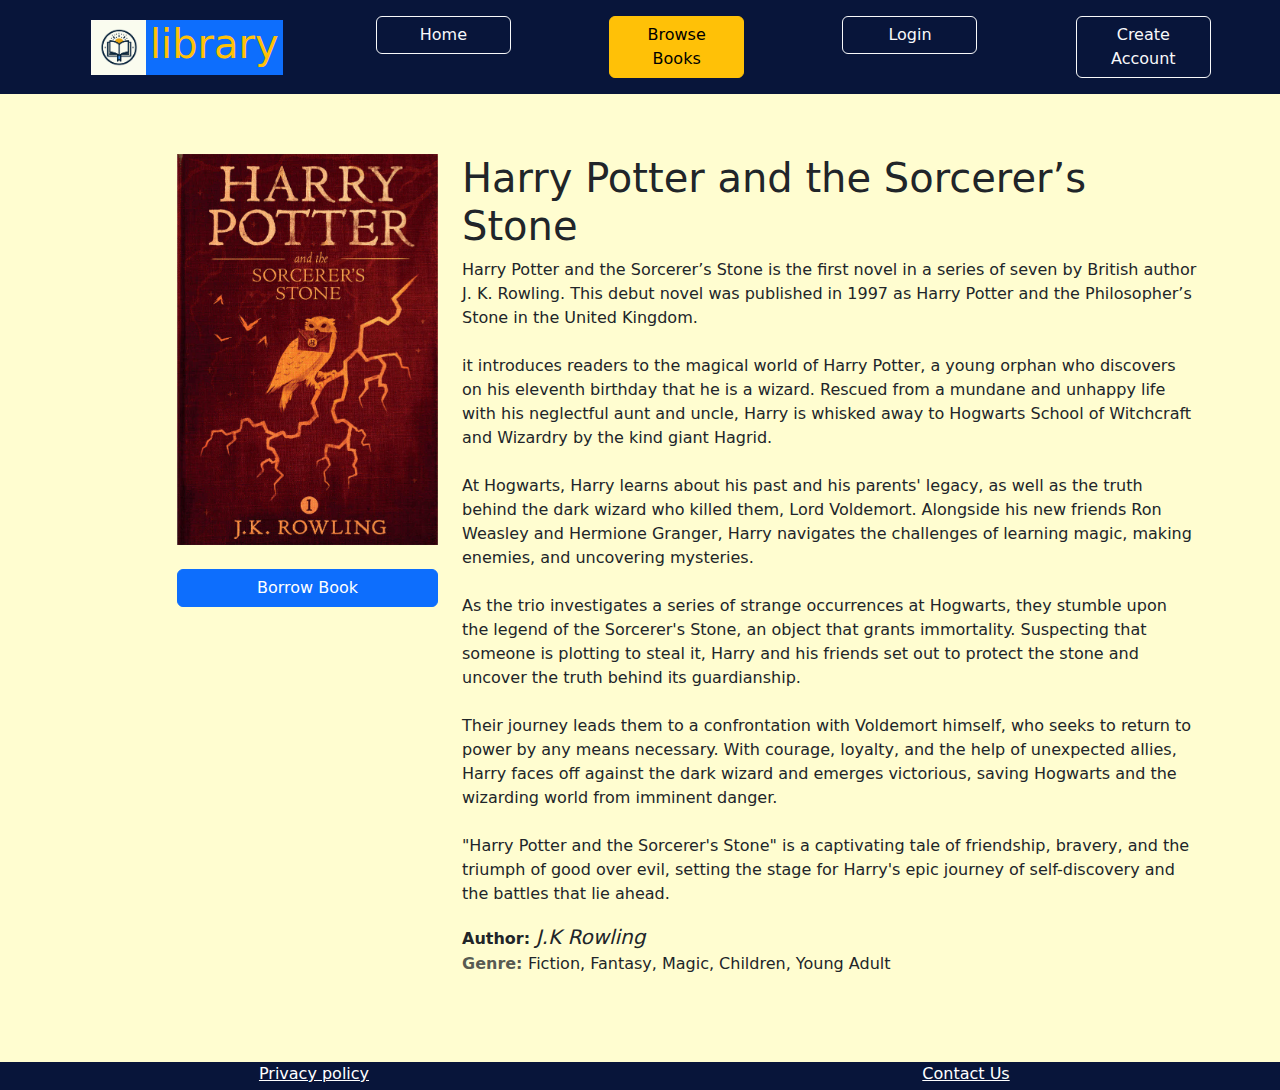
<file: books/harryPotter.html>
<!DOCTYPE html>
<html lang="en">
  <head>
    <meta charset="UTF-8" />
    <meta name="viewport" content="width=device-width, initial-scale=1.0" />
    <link
      href="https://cdn.jsdelivr.net/npm/bootstrap@5.3.3/dist/css/bootstrap.min.css"
      rel="stylesheet"
      integrity="sha384-QWTKZyjpPEjISv5WaRU9OFeRpok6YctnYmDr5pNlyT2bRjXh0JMhjY6hW+ALEwIH"
      crossorigin="anonymous"
    />
    <link rel="stylesheet" href="/style.css" />
    <title>Document</title>
  </head>
  <body>
    <header>
      <nav class="navbar navbar-expand-lg bg-body-tertiary py-0">
        <div class="container-fluid p-3 bg-djblue">
          <button
            class="navbar-toggler bg-white"
            type="button"
            data-bs-toggle="collapse"
            data-bs-target="#navbarSupportedContent"
            aria-controls="navbarSupportedContent"
            aria-expanded="false"
            aria-label="Toggle navigation"
          >
            <span class="navbar-toggler-icon"></span>
          </button>
          <div class="collapse navbar-collapse" id="navbarSupportedContent">
            <div style="width: 299px" class="d-flex flex-row">
              <img
                class="img1 ms-9"
                src="/img/logo.jpg"
                id="logo"
                alt="logo-small"
              />
              <h1 class="d-inline pb-1 px-1 text-warning mb-0 bg-primary">
                library
              </h1>
            </div>
            <div class="ps-5 d-flex justify-content-around w-100" style="">
              <div>
                <a
                  class="navbuttonwidth btn btn-outline-light me-2"
                  href="../index.html"
                  >Home</a
                >
              </div>
              <div>
                <a
                  class="navbuttonwidth btn btn-warning me-2"
                  href="../bookDisplay.html"
                  >Browse Books</a
                >
              </div>
              <div>
                <a
                  href="../login.html"
                  type="button"
                  class="navbuttonwidth nav-item btn btn-outline-light me-2"
                  >Login</a
                >
              </div>
              <div>
                <a
                  href="../signup.html"
                  type="button"
                  class="navbuttonwidth nav-item btn btn-outline-light me-2"
                  >Create Account</a
                >
              </div>
            </div>
          </div>
        </div>
      </nav>
    </header>
    <main class="vh-100">
      <div class="container">
        <div class="row">
          <div class="col-1"></div>
          <div class="col-3">
            <div id="carouselExample" class="carousel slide">
              <div class="carousel-inner">
                <div class="carousel-item active">
                  <img
                    src="/img/harryPotter.jpg"
                    class="d-block w-100"
                    alt="..."
                  />
                </div>
              </div>
              <br />
              <div>
                <a href="#" type="button" class="btn btn-primary me-2 w-100"
                  >Borrow Book</a
                >
              </div>
            </div>
          </div>
          <div class="col-8">
            <h1>Harry Potter and the Sorcerer’s Stone</h1>
            <p>
              Harry Potter and the Sorcerer’s Stone is the first novel in a
              series of seven by British author J. K. Rowling. This debut novel
              was published in 1997 as Harry Potter and the Philosopher’s Stone
              in the United Kingdom.
              <br />
              <br />
              it introduces readers to the magical world of Harry Potter, a
              young orphan who discovers on his eleventh birthday that he is a
              wizard. Rescued from a mundane and unhappy life with his
              neglectful aunt and uncle, Harry is whisked away to Hogwarts
              School of Witchcraft and Wizardry by the kind giant Hagrid.
              <br />
              <br />
              At Hogwarts, Harry learns about his past and his parents' legacy,
              as well as the truth behind the dark wizard who killed them, Lord
              Voldemort. Alongside his new friends Ron Weasley and Hermione
              Granger, Harry navigates the challenges of learning magic, making
              enemies, and uncovering mysteries.
              <br />
              <br />
              As the trio investigates a series of strange occurrences at
              Hogwarts, they stumble upon the legend of the Sorcerer's Stone, an
              object that grants immortality. Suspecting that someone is
              plotting to steal it, Harry and his friends set out to protect the
              stone and uncover the truth behind its guardianship.
              <br />
              <br />
              Their journey leads them to a confrontation with Voldemort
              himself, who seeks to return to power by any means necessary. With
              courage, loyalty, and the help of unexpected allies, Harry faces
              off against the dark wizard and emerges victorious, saving
              Hogwarts and the wizarding world from imminent danger.
              <br />
              <br />
              "Harry Potter and the Sorcerer's Stone" is a captivating tale of
              friendship, bravery, and the triumph of good over evil, setting
              the stage for Harry's epic journey of self-discovery and the
              battles that lie ahead.
            </p>
            <span><strong>Author: </strong></span
            ><span class="fs-5"><em>J.K Rowling</em></span>
            <br />
            <span class="text-muted"><strong>Genre: </strong></span
            ><span class="fs-6"
              >Fiction, Fantasy, Magic, Children, Young Adult</span
            >
          </div>
        </div>
      </div>
    </main>
    <footer class="bg-djblue text-center mt-2" style="height: 28px">
      <div class="row">
        <div class="col-6">
          <a href="../privacyPolicy.html" class="text-center text-white"
            >Privacy policy</a
          >
        </div>
        <div class="col-6">
          <a href="../contactUs.html" class="text-center text-white"
            >Contact Us</a
          >
        </div>
      </div>
      <div class=""></div>
    </footer>
    <script
      src="https://cdn.jsdelivr.net/npm/bootstrap@5.3.3/dist/js/bootstrap.bundle.min.js"
      integrity="sha384-YvpcrYf0tY3lHB60NNkmXc5s9fDVZLESaAA55NDzOxhy9GkcIdslK1eN7N6jIeHz"
      crossorigin="anonymous"
    ></script>
  </body>
</html>
</file>
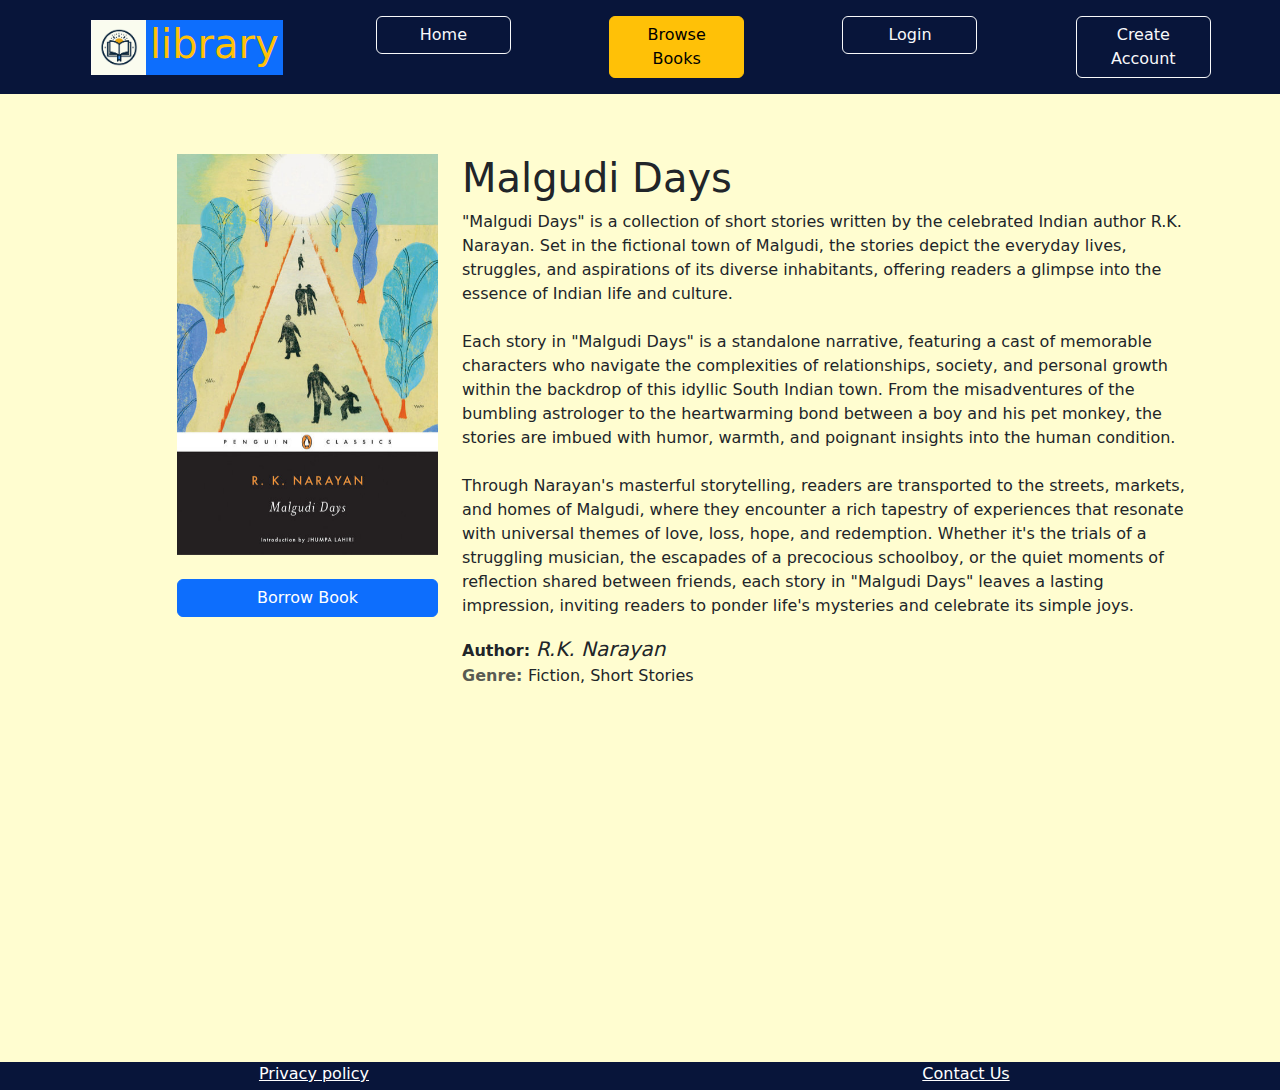
<file: books/malgudiDays.html>
<!DOCTYPE html>
<html lang="en">
  <head>
    <meta charset="UTF-8" />
    <meta name="viewport" content="width=device-width, initial-scale=1.0" />
    <link
      href="https://cdn.jsdelivr.net/npm/bootstrap@5.3.3/dist/css/bootstrap.min.css"
      rel="stylesheet"
      integrity="sha384-QWTKZyjpPEjISv5WaRU9OFeRpok6YctnYmDr5pNlyT2bRjXh0JMhjY6hW+ALEwIH"
      crossorigin="anonymous"
    />
    <link rel="stylesheet" href="/style.css" />
    <title>Document</title>
  </head>
  <body>
    <header>
      <nav class="navbar navbar-expand-lg bg-body-tertiary py-0">
        <div class="container-fluid p-3 bg-djblue">
          <button
            class="navbar-toggler bg-white"
            type="button"
            data-bs-toggle="collapse"
            data-bs-target="#navbarSupportedContent"
            aria-controls="navbarSupportedContent"
            aria-expanded="false"
            aria-label="Toggle navigation"
          >
            <span class="navbar-toggler-icon"></span>
          </button>
          <div class="collapse navbar-collapse" id="navbarSupportedContent">
            <div style="width: 299px" class="d-flex flex-row">
              <img
                class="img1 ms-9"
                src="/img/logo.jpg"
                id="logo"
                alt="logo-small"
              />
              <h1 class="d-inline pb-1 px-1 text-warning mb-0 bg-primary">
                library
              </h1>
            </div>
            <div class="ps-5 d-flex justify-content-around w-100" style="">
              <div>
                <a
                  class="navbuttonwidth btn btn-outline-light me-2"
                  href="../index.html"
                  >Home</a
                >
              </div>
              <div>
                <a
                  class="navbuttonwidth btn btn-warning me-2"
                  href="../bookDisplay.html"
                  >Browse Books</a
                >
              </div>
              <div>
                <a
                  href="../login.html"
                  type="button"
                  class="navbuttonwidth nav-item btn btn-outline-light me-2"
                  >Login</a
                >
              </div>
              <div>
                <a
                  href="../signup.html"
                  type="button"
                  class="navbuttonwidth nav-item btn btn-outline-light me-2"
                  >Create Account</a
                >
              </div>
            </div>
          </div>
        </div>
      </nav>
    </header>
    <main class="vh-100">
      <div class="container">
        <div class="row">
          <div class="col-1"></div>
          <div class="col-3">
            <div id="carouselExample" class="carousel slide">
              <div class="carousel-inner">
                <div class="carousel-item active">
                  <img
                    src="/img/malgudiDays.jpg"
                    class="d-block w-100"
                    alt="..."
                  />
                </div>
              </div>
              <br />
              <div>
                <a href="#" type="button" class="btn btn-primary me-2 w-100"
                  >Borrow Book</a
                >
              </div>
            </div>
          </div>
          <div class="col-8">
            <h1>Malgudi Days</h1>
            <p>
              "Malgudi Days" is a collection of short stories written by the
              celebrated Indian author R.K. Narayan. Set in the fictional town
              of Malgudi, the stories depict the everyday lives, struggles, and
              aspirations of its diverse inhabitants, offering readers a glimpse
              into the essence of Indian life and culture.
              <br />
              <br />
              Each story in "Malgudi Days" is a standalone narrative, featuring
              a cast of memorable characters who navigate the complexities of
              relationships, society, and personal growth within the backdrop of
              this idyllic South Indian town. From the misadventures of the
              bumbling astrologer to the heartwarming bond between a boy and his
              pet monkey, the stories are imbued with humor, warmth, and
              poignant insights into the human condition.
              <br />
              <br />
              Through Narayan's masterful storytelling, readers are transported
              to the streets, markets, and homes of Malgudi, where they
              encounter a rich tapestry of experiences that resonate with
              universal themes of love, loss, hope, and redemption. Whether it's
              the trials of a struggling musician, the escapades of a precocious
              schoolboy, or the quiet moments of reflection shared between
              friends, each story in "Malgudi Days" leaves a lasting impression,
              inviting readers to ponder life's mysteries and celebrate its
              simple joys.
            </p>
            <span><strong>Author: </strong></span
            ><span class="fs-5"><em>R.K. Narayan</em></span>
            <br />
            <span class="text-muted"><strong>Genre: </strong></span
            ><span class="fs-6">Fiction, Short Stories</span>
          </div>
        </div>
      </div>
    </main>
    <footer class="bg-djblue text-center mt-2" style="height: 28px">
      <div class="row">
        <div class="col-6">
          <a href="../privacyPolicy.html" class="text-center text-white"
            >Privacy policy</a
          >
        </div>
        <div class="col-6">
          <a href="../contactUs.html" class="text-center text-white"
            >Contact Us</a
          >
        </div>
      </div>
      <div class=""></div>
    </footer>
    <script
      src="https://cdn.jsdelivr.net/npm/bootstrap@5.3.3/dist/js/bootstrap.bundle.min.js"
      integrity="sha384-YvpcrYf0tY3lHB60NNkmXc5s9fDVZLESaAA55NDzOxhy9GkcIdslK1eN7N6jIeHz"
      crossorigin="anonymous"
    ></script>
  </body>
</html>
</file>
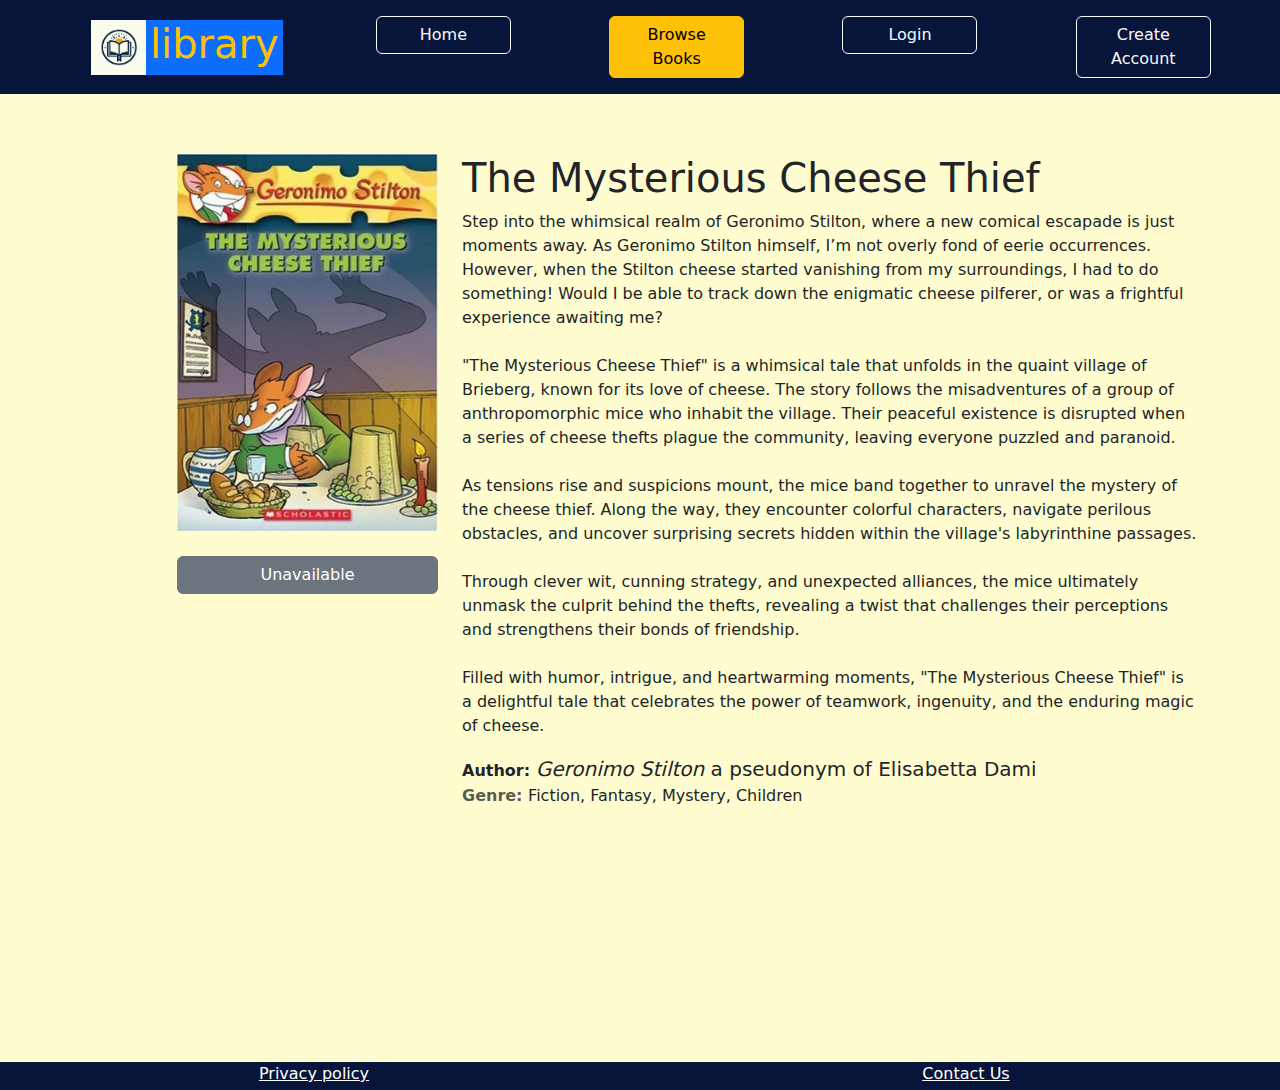
<file: books/mysteriousCheeseThief.html>
<!DOCTYPE html>
<html lang="en">
  <head>
    <meta charset="UTF-8" />
    <meta name="viewport" content="width=device-width, initial-scale=1.0" />
    <link
      href="https://cdn.jsdelivr.net/npm/bootstrap@5.3.3/dist/css/bootstrap.min.css"
      rel="stylesheet"
      integrity="sha384-QWTKZyjpPEjISv5WaRU9OFeRpok6YctnYmDr5pNlyT2bRjXh0JMhjY6hW+ALEwIH"
      crossorigin="anonymous"
    />
    <link rel="stylesheet" href="/style.css" />
    <title>Document</title>
  </head>
  <body>
    <header>
      <nav class="navbar navbar-expand-lg bg-body-tertiary py-0">
        <div class="container-fluid p-3 bg-djblue">
          <button
            class="navbar-toggler bg-white"
            type="button"
            data-bs-toggle="collapse"
            data-bs-target="#navbarSupportedContent"
            aria-controls="navbarSupportedContent"
            aria-expanded="false"
            aria-label="Toggle navigation"
          >
            <span class="navbar-toggler-icon"></span>
          </button>
          <div class="collapse navbar-collapse" id="navbarSupportedContent">
            <div style="width: 299px" class="d-flex flex-row">
              <img
                class="img1 ms-9"
                src="/img/logo.jpg"
                id="logo"
                alt="logo-small"
              />
              <h1 class="d-inline pb-1 px-1 text-warning mb-0 bg-primary">
                library
              </h1>
            </div>
            <div class="ps-5 d-flex justify-content-around w-100" style="">
              <div>
                <a
                  class="navbuttonwidth btn btn-outline-light me-2"
                  href="../index.html"
                  >Home</a
                >
              </div>
              <div>
                <a
                  class="navbuttonwidth btn btn-warning me-2"
                  href="../bookDisplay.html"
                  >Browse Books</a
                >
              </div>
              <div>
                <a
                  href="../login.html"
                  type="button"
                  class="navbuttonwidth nav-item btn btn-outline-light me-2"
                  >Login</a
                >
              </div>
              <div>
                <a
                  href="../signup.html"
                  type="button"
                  class="navbuttonwidth nav-item btn btn-outline-light me-2"
                  >Create Account</a
                >
              </div>
            </div>
          </div>
        </div>
      </nav>
    </header>
    <main class="vh-100">
      <div class="container">
        <div class="row">
          <div class="col-1"></div>
          <div class="col-3">
            <div id="carouselExample" class="carousel slide">
              <div class="carousel-inner">
                <div class="carousel-item active">
                  <img
                    src="/img/mysteriousCheeseThief.jpg"
                    class="d-block w-100"
                    alt="..."
                  />
                </div>
              </div>
              <br />
              <div>
                <a href="#" type="button" class="btn btn-secondary me-2 w-100"
                  >Unavailable</a
                >
              </div>
            </div>
          </div>
          <div class="col-8">
            <h1>The Mysterious Cheese Thief</h1>
            <p>
              Step into the whimsical realm of Geronimo Stilton, where a new
              comical escapade is just moments away. As Geronimo Stilton
              himself, I’m not overly fond of eerie occurrences. However, when
              the Stilton cheese started vanishing from my surroundings, I had
              to do something! Would I be able to track down the enigmatic
              cheese pilferer, or was a frightful experience awaiting me?
              <br />
              <br />
              "The Mysterious Cheese Thief" is a whimsical tale that unfolds in
              the quaint village of Brieberg, known for its love of cheese. The
              story follows the misadventures of a group of anthropomorphic mice
              who inhabit the village. Their peaceful existence is disrupted
              when a series of cheese thefts plague the community, leaving
              everyone puzzled and paranoid.
              <br />
              <br />
              As tensions rise and suspicions mount, the mice band together to
              unravel the mystery of the cheese thief. Along the way, they
              encounter colorful characters, navigate perilous obstacles, and
              uncover surprising secrets hidden within the village's
              labyrinthine passages.
              <br />
              <br />
              Through clever wit, cunning strategy, and unexpected alliances,
              the mice ultimately unmask the culprit behind the thefts,
              revealing a twist that challenges their perceptions and
              strengthens their bonds of friendship.
              <br />
              <br />
              Filled with humor, intrigue, and heartwarming moments, "The
              Mysterious Cheese Thief" is a delightful tale that celebrates the
              power of teamwork, ingenuity, and the enduring magic of cheese.
            </p>
            <span><strong>Author: </strong></span
            ><span class="fs-5"
              ><em>Geronimo Stilton</em> a pseudonym of Elisabetta Dami</span
            >
            <br />
            <span class="text-muted"><strong>Genre: </strong></span
            ><span class="fs-6">Fiction, Fantasy, Mystery, Children</span>
          </div>
        </div>
      </div>
    </main>
    <footer class="bg-djblue text-center mt-2" style="height: 28px">
      <div class="row">
        <div class="col-6">
          <a href="privacyPolicy.html" class="text-center text-white"
            >Privacy policy</a
          >
        </div>
        <div class="col-6">
          <a href="contactUs.html" class="text-center text-white">Contact Us</a>
        </div>
      </div>
      <div class=""></div>
    </footer>
    <script
      src="https://cdn.jsdelivr.net/npm/bootstrap@5.3.3/dist/js/bootstrap.bundle.min.js"
      integrity="sha384-YvpcrYf0tY3lHB60NNkmXc5s9fDVZLESaAA55NDzOxhy9GkcIdslK1eN7N6jIeHz"
      crossorigin="anonymous"
    ></script>
  </body>
</html>
</file>
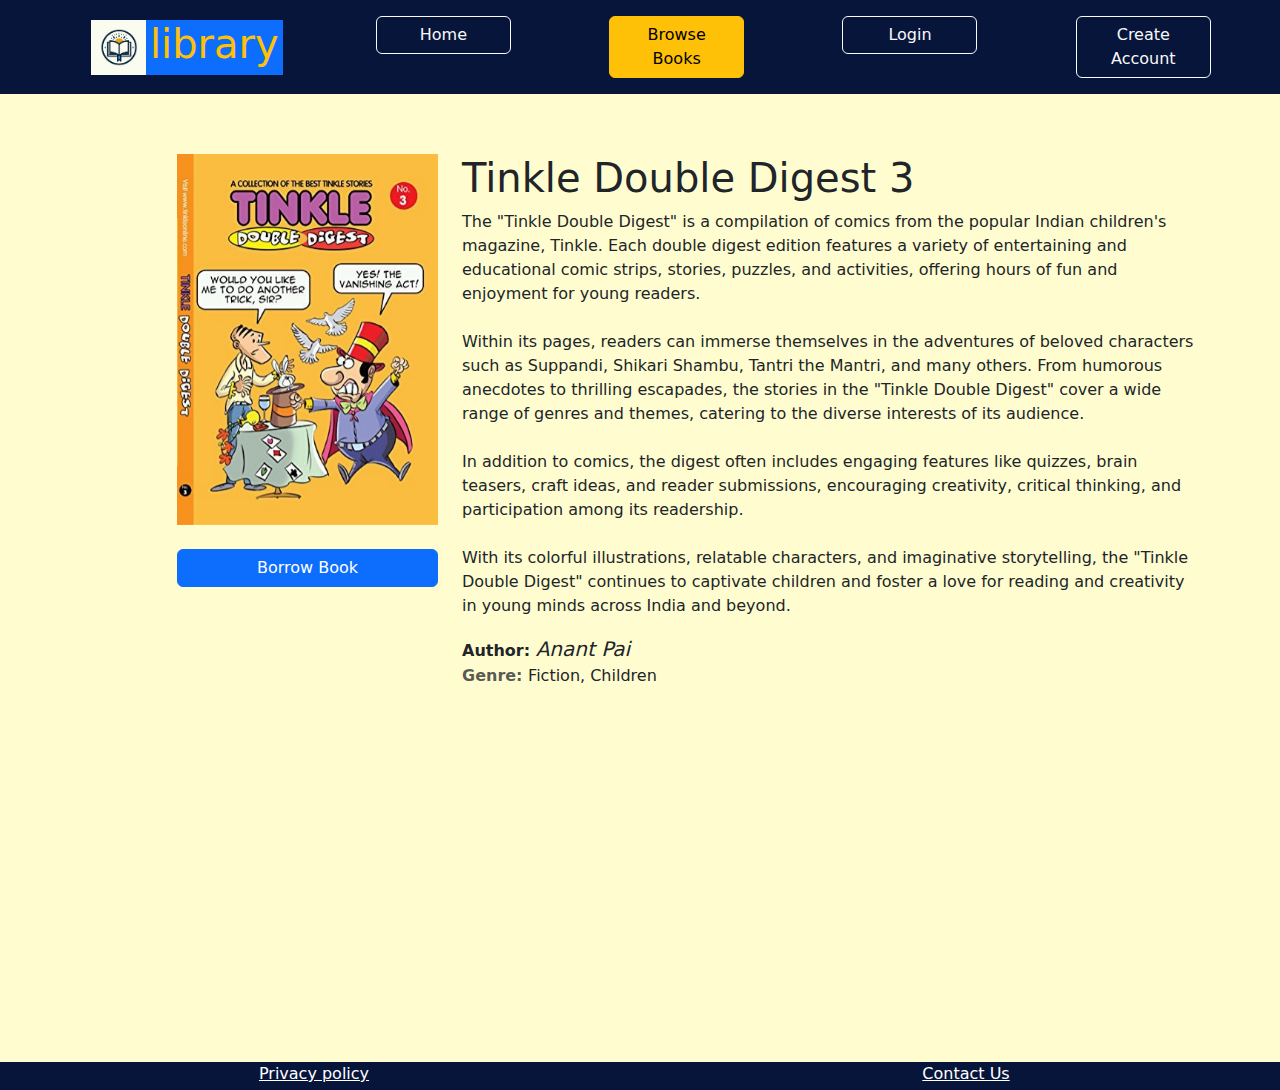
<file: books/tinkleDigest.html>
<!DOCTYPE html>
<html lang="en">
  <head>
    <meta charset="UTF-8" />
    <meta name="viewport" content="width=device-width, initial-scale=1.0" />
    <link
      href="https://cdn.jsdelivr.net/npm/bootstrap@5.3.3/dist/css/bootstrap.min.css"
      rel="stylesheet"
      integrity="sha384-QWTKZyjpPEjISv5WaRU9OFeRpok6YctnYmDr5pNlyT2bRjXh0JMhjY6hW+ALEwIH"
      crossorigin="anonymous"
    />
    <link rel="stylesheet" href="/style.css" />
    <title>Document</title>
  </head>
  <body>
    <header>
      <nav class="navbar navbar-expand-lg bg-body-tertiary py-0">
        <div class="container-fluid p-3 bg-djblue">
          <button
            class="navbar-toggler bg-white"
            type="button"
            data-bs-toggle="collapse"
            data-bs-target="#navbarSupportedContent"
            aria-controls="navbarSupportedContent"
            aria-expanded="false"
            aria-label="Toggle navigation"
          >
            <span class="navbar-toggler-icon"></span>
          </button>
          <div class="collapse navbar-collapse" id="navbarSupportedContent">
            <div style="width: 299px" class="d-flex flex-row">
              <img
                class="img1 ms-9"
                src="/img/logo.jpg"
                id="logo"
                alt="logo-small"
              />
              <h1 class="d-inline pb-1 px-1 text-warning mb-0 bg-primary">
                library
              </h1>
            </div>
            <div class="ps-5 d-flex justify-content-around w-100" style="">
              <div>
                <a
                  class="navbuttonwidth btn btn-outline-light me-2"
                  href="../index.html"
                  >Home</a
                >
              </div>
              <div>
                <a
                  class="navbuttonwidth btn btn-warning me-2"
                  href="../bookDisplay.html"
                  >Browse Books</a
                >
              </div>
              <div>
                <a
                  href="../login.html"
                  type="button"
                  class="navbuttonwidth nav-item btn btn-outline-light me-2"
                  >Login</a
                >
              </div>
              <div>
                <a
                  href="../signup.html"
                  type="button"
                  class="navbuttonwidth nav-item btn btn-outline-light me-2"
                  >Create Account</a
                >
              </div>
            </div>
          </div>
        </div>
      </nav>
    </header>
    <main class="vh-100">
      <div class="container">
        <div class="row">
          <div class="col-1"></div>
          <div class="col-3">
            <div id="carouselExample" class="carousel slide">
              <div class="carousel-inner">
                <div class="carousel-item active">
                  <img src="/img/tinkle.jpg" class="d-block w-100" alt="..." />
                </div>
              </div>
              <br />
              <div>
                <a href="#" type="button" class="btn btn-primary me-2 w-100"
                  >Borrow Book</a
                >
              </div>
            </div>
          </div>
          <div class="col-8">
            <h1>Tinkle Double Digest 3</h1>
            <p>
              The "Tinkle Double Digest" is a compilation of comics from the
              popular Indian children's magazine, Tinkle. Each double digest
              edition features a variety of entertaining and educational comic
              strips, stories, puzzles, and activities, offering hours of fun
              and enjoyment for young readers.
              <br />
              <br />
              Within its pages, readers can immerse themselves in the adventures
              of beloved characters such as Suppandi, Shikari Shambu, Tantri the
              Mantri, and many others. From humorous anecdotes to thrilling
              escapades, the stories in the "Tinkle Double Digest" cover a wide
              range of genres and themes, catering to the diverse interests of
              its audience.
              <br />
              <br />
              In addition to comics, the digest often includes engaging features
              like quizzes, brain teasers, craft ideas, and reader submissions,
              encouraging creativity, critical thinking, and participation among
              its readership.

              <br />
              <br />
              With its colorful illustrations, relatable characters, and
              imaginative storytelling, the "Tinkle Double Digest" continues to
              captivate children and foster a love for reading and creativity in
              young minds across India and beyond.
            </p>
            <span><strong>Author: </strong></span
            ><span class="fs-5"><em>Anant Pai</em></span>
            <br />
            <span class="text-muted"><strong>Genre: </strong></span
            ><span class="fs-6">Fiction, Children</span>
          </div>
        </div>
      </div>
    </main>
    <footer class="bg-djblue text-center mt-2" style="height: 28px">
      <div class="row">
        <div class="col-6">
          <a href="../privacyPolicy.html" class="text-center text-white"
            >Privacy policy</a
          >
        </div>
        <div class="col-6">
          <a href="../contactUs.html" class="text-center text-white"
            >Contact Us</a
          >
        </div>
      </div>
      <div class=""></div>
    </footer>
    <script
      src="https://cdn.jsdelivr.net/npm/bootstrap@5.3.3/dist/js/bootstrap.bundle.min.js"
      integrity="sha384-YvpcrYf0tY3lHB60NNkmXc5s9fDVZLESaAA55NDzOxhy9GkcIdslK1eN7N6jIeHz"
      crossorigin="anonymous"
    ></script>
  </body>
</html>
</file>
<file: style.css>
* {
    padding: 0;
    margin: 0;
}

main{
    margin-top: 60px;
}

.ms-9{
    margin-left: 75px;
}

.bg-djred{
    background-color: #79031D;
}

.bg-djyellow{
    background-color: #EDB518;
}

.bg-djblue{
    background-color: #08153A;
}

.text-djblue {
    color: #08153A;
}

.div1{


}


.text-small {
    font-size: 0.7rem;
}

.img1 {
    width: 55px;
}

.h21 {
    height: 55px;
    width: 150px;
}

body {
    background-color: #FFFDD0;
    min-height: 800px;

}

.car-img{
height: 450px;
}

.img2{
    width: 70px;
    object-fit: scale-down;
}

.carousel-control-prev-icon,
.carousel-control-next-icon {
    height: 100px;
    width: 100px;
    background-image: none;
}

.carousel-control-next-icon:after {
    content: '>';
    font-size: 35px;
    color: #0d6efd;
}

.carousel-control-prev-icon:after {
    content: '<';
    font-size: 35px;
    color: #0d6efd;
}

.imglight1{
    height: 465px;
    object-fit: scale-down;
}

.navbuttonwidth {
    width: 135px !important;
}

.img1BookDisplay {
    width: 99px;
}
</file>
